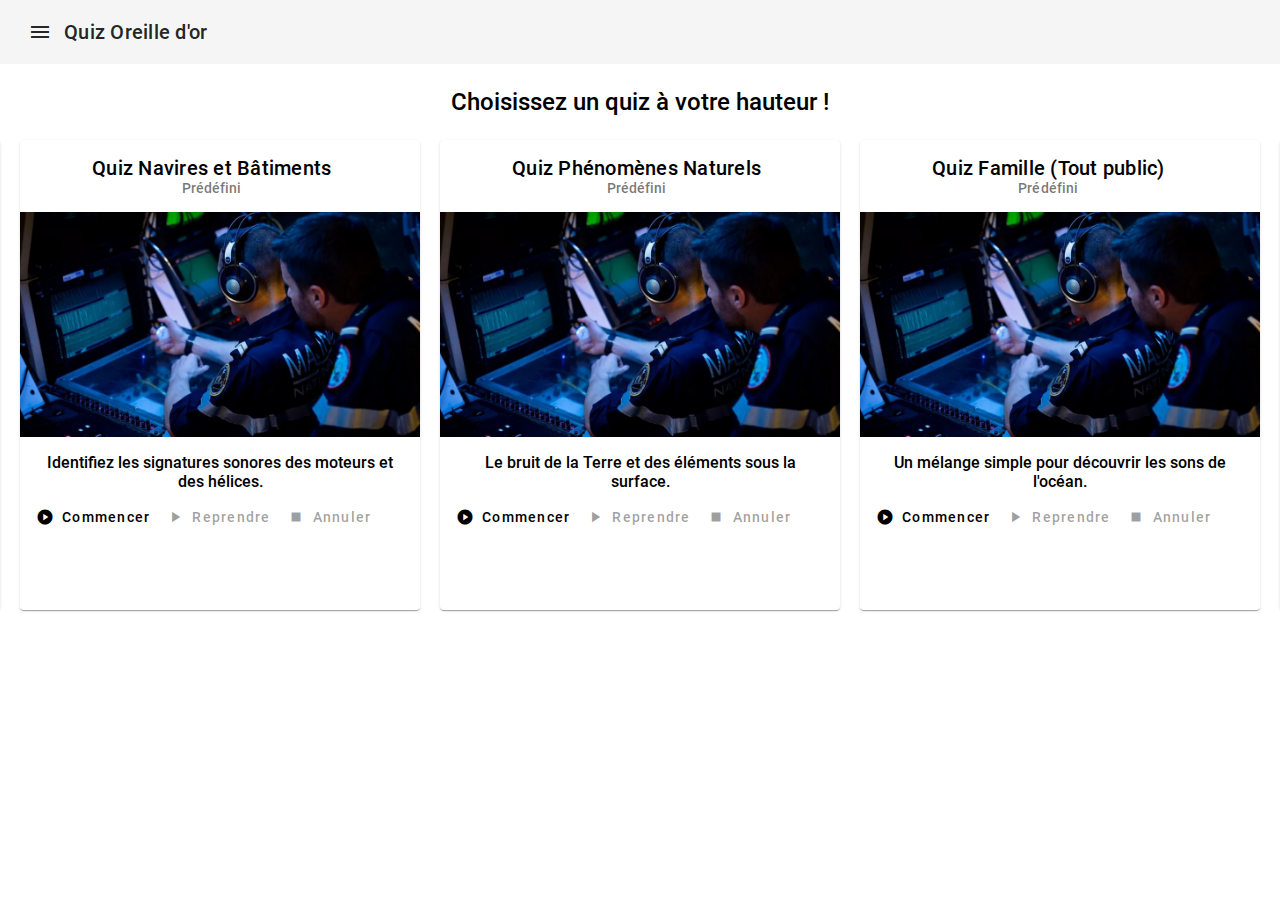
<file: docs/index.html>
<!doctype html>
<html lang="en" data-critters-container>
<head>
  <meta charset="utf-8">
  <title>QuizOreilleDor</title>
  <base href="/QuizOreilleDor">
  <meta name="viewport" content="width=device-width, initial-scale=1">
  <link rel="icon" type="image/x-icon" href="favicon.ico">
  <link rel="preconnect" href="https://fonts.gstatic.com">
<style>html{--mat-option-selected-state-label-text-color:#3f51b5;--mat-option-label-text-color:rgba(0, 0, 0, .87);--mat-option-hover-state-layer-color:rgba(0, 0, 0, .04);--mat-option-focus-state-layer-color:rgba(0, 0, 0, .04);--mat-option-selected-state-layer-color:rgba(0, 0, 0, .04)}html{--mat-optgroup-label-text-color:rgba(0, 0, 0, .87)}html{--mat-option-label-text-font:Roboto, sans-serif;--mat-option-label-text-line-height:24px;--mat-option-label-text-size:16px;--mat-option-label-text-tracking:.03125em;--mat-option-label-text-weight:400}html{--mat-optgroup-label-text-font:Roboto, sans-serif;--mat-optgroup-label-text-line-height:24px;--mat-optgroup-label-text-size:16px;--mat-optgroup-label-text-tracking:.03125em;--mat-optgroup-label-text-weight:400}html{--mdc-filled-text-field-caret-color:#3f51b5;--mdc-filled-text-field-focus-active-indicator-color:#3f51b5;--mdc-filled-text-field-focus-label-text-color:rgba(63, 81, 181, .87);--mdc-filled-text-field-container-color:whitesmoke;--mdc-filled-text-field-disabled-container-color:#fafafa;--mdc-filled-text-field-label-text-color:rgba(0, 0, 0, .6);--mdc-filled-text-field-disabled-label-text-color:rgba(0, 0, 0, .38);--mdc-filled-text-field-input-text-color:rgba(0, 0, 0, .87);--mdc-filled-text-field-disabled-input-text-color:rgba(0, 0, 0, .38);--mdc-filled-text-field-input-text-placeholder-color:rgba(0, 0, 0, .6);--mdc-filled-text-field-error-focus-label-text-color:#f44336;--mdc-filled-text-field-error-label-text-color:#f44336;--mdc-filled-text-field-error-caret-color:#f44336;--mdc-filled-text-field-active-indicator-color:rgba(0, 0, 0, .42);--mdc-filled-text-field-disabled-active-indicator-color:rgba(0, 0, 0, .06);--mdc-filled-text-field-hover-active-indicator-color:rgba(0, 0, 0, .87);--mdc-filled-text-field-error-active-indicator-color:#f44336;--mdc-filled-text-field-error-focus-active-indicator-color:#f44336;--mdc-filled-text-field-error-hover-active-indicator-color:#f44336;--mdc-outlined-text-field-caret-color:#3f51b5;--mdc-outlined-text-field-focus-outline-color:#3f51b5;--mdc-outlined-text-field-focus-label-text-color:rgba(63, 81, 181, .87);--mdc-outlined-text-field-label-text-color:rgba(0, 0, 0, .6);--mdc-outlined-text-field-disabled-label-text-color:rgba(0, 0, 0, .38);--mdc-outlined-text-field-input-text-color:rgba(0, 0, 0, .87);--mdc-outlined-text-field-disabled-input-text-color:rgba(0, 0, 0, .38);--mdc-outlined-text-field-input-text-placeholder-color:rgba(0, 0, 0, .6);--mdc-outlined-text-field-error-caret-color:#f44336;--mdc-outlined-text-field-error-focus-label-text-color:#f44336;--mdc-outlined-text-field-error-label-text-color:#f44336;--mdc-outlined-text-field-outline-color:rgba(0, 0, 0, .38);--mdc-outlined-text-field-disabled-outline-color:rgba(0, 0, 0, .06);--mdc-outlined-text-field-hover-outline-color:rgba(0, 0, 0, .87);--mdc-outlined-text-field-error-focus-outline-color:#f44336;--mdc-outlined-text-field-error-hover-outline-color:#f44336;--mdc-outlined-text-field-error-outline-color:#f44336;--mat-form-field-disabled-input-text-placeholder-color:rgba(0, 0, 0, .38)}html{--mdc-filled-text-field-label-text-font:Roboto, sans-serif;--mdc-filled-text-field-label-text-size:16px;--mdc-filled-text-field-label-text-tracking:.03125em;--mdc-filled-text-field-label-text-weight:400;--mdc-outlined-text-field-label-text-font:Roboto, sans-serif;--mdc-outlined-text-field-label-text-size:16px;--mdc-outlined-text-field-label-text-tracking:.03125em;--mdc-outlined-text-field-label-text-weight:400;--mat-form-field-container-text-font:Roboto, sans-serif;--mat-form-field-container-text-line-height:24px;--mat-form-field-container-text-size:16px;--mat-form-field-container-text-tracking:.03125em;--mat-form-field-container-text-weight:400;--mat-form-field-outlined-label-text-populated-size:16px;--mat-form-field-subscript-text-font:Roboto, sans-serif;--mat-form-field-subscript-text-line-height:20px;--mat-form-field-subscript-text-size:12px;--mat-form-field-subscript-text-tracking:.0333333333em;--mat-form-field-subscript-text-weight:400}html{--mat-select-panel-background-color:white;--mat-select-enabled-trigger-text-color:rgba(0, 0, 0, .87);--mat-select-disabled-trigger-text-color:rgba(0, 0, 0, .38);--mat-select-placeholder-text-color:rgba(0, 0, 0, .6);--mat-select-enabled-arrow-color:rgba(0, 0, 0, .54);--mat-select-disabled-arrow-color:rgba(0, 0, 0, .38);--mat-select-focused-arrow-color:rgba(63, 81, 181, .87);--mat-select-invalid-arrow-color:rgba(244, 67, 54, .87)}html{--mat-select-trigger-text-font:Roboto, sans-serif;--mat-select-trigger-text-line-height:24px;--mat-select-trigger-text-size:16px;--mat-select-trigger-text-tracking:.03125em;--mat-select-trigger-text-weight:400}html{--mat-autocomplete-background-color:white}html{--mat-menu-item-label-text-color:rgba(0, 0, 0, .87);--mat-menu-item-icon-color:rgba(0, 0, 0, .87);--mat-menu-item-hover-state-layer-color:rgba(0, 0, 0, .04);--mat-menu-item-focus-state-layer-color:rgba(0, 0, 0, .04);--mat-menu-container-color:white}html{--mat-menu-item-label-text-font:Roboto, sans-serif;--mat-menu-item-label-text-size:16px;--mat-menu-item-label-text-tracking:.03125em;--mat-menu-item-label-text-line-height:24px;--mat-menu-item-label-text-weight:400}html{--mat-paginator-container-text-color:rgba(0, 0, 0, .87);--mat-paginator-container-background-color:white;--mat-paginator-enabled-icon-color:rgba(0, 0, 0, .54);--mat-paginator-disabled-icon-color:rgba(0, 0, 0, .12)}html{--mat-paginator-container-size:56px}html{--mat-paginator-container-text-font:Roboto, sans-serif;--mat-paginator-container-text-line-height:20px;--mat-paginator-container-text-size:12px;--mat-paginator-container-text-tracking:.0333333333em;--mat-paginator-container-text-weight:400;--mat-paginator-select-trigger-text-size:12px}html{--mdc-checkbox-disabled-selected-icon-color:rgba(0, 0, 0, .38);--mdc-checkbox-disabled-unselected-icon-color:rgba(0, 0, 0, .38);--mdc-checkbox-selected-checkmark-color:#fff;--mdc-checkbox-selected-focus-icon-color:#ff4081;--mdc-checkbox-selected-hover-icon-color:#ff4081;--mdc-checkbox-selected-icon-color:#ff4081;--mdc-checkbox-selected-pressed-icon-color:#ff4081;--mdc-checkbox-unselected-focus-icon-color:#212121;--mdc-checkbox-unselected-hover-icon-color:#212121;--mdc-checkbox-unselected-icon-color:rgba(0, 0, 0, .54);--mdc-checkbox-unselected-pressed-icon-color:rgba(0, 0, 0, .54);--mdc-checkbox-selected-focus-state-layer-color:#ff4081;--mdc-checkbox-selected-hover-state-layer-color:#ff4081;--mdc-checkbox-selected-pressed-state-layer-color:#ff4081;--mdc-checkbox-unselected-focus-state-layer-color:black;--mdc-checkbox-unselected-hover-state-layer-color:black;--mdc-checkbox-unselected-pressed-state-layer-color:black}html{--mdc-checkbox-state-layer-size:40px}html{--mat-table-background-color:white;--mat-table-header-headline-color:rgba(0, 0, 0, .87);--mat-table-row-item-label-text-color:rgba(0, 0, 0, .87);--mat-table-row-item-outline-color:rgba(0, 0, 0, .12)}html{--mat-table-header-container-height:56px;--mat-table-footer-container-height:52px;--mat-table-row-item-container-height:52px}html{--mat-table-header-headline-font:Roboto, sans-serif;--mat-table-header-headline-line-height:22px;--mat-table-header-headline-size:14px;--mat-table-header-headline-weight:500;--mat-table-header-headline-tracking:.0071428571em;--mat-table-row-item-label-text-font:Roboto, sans-serif;--mat-table-row-item-label-text-line-height:20px;--mat-table-row-item-label-text-size:14px;--mat-table-row-item-label-text-weight:400;--mat-table-row-item-label-text-tracking:.0178571429em;--mat-table-footer-supporting-text-font:Roboto, sans-serif;--mat-table-footer-supporting-text-line-height:20px;--mat-table-footer-supporting-text-size:14px;--mat-table-footer-supporting-text-weight:400;--mat-table-footer-supporting-text-tracking:.0178571429em}html{--mat-badge-background-color:#3f51b5;--mat-badge-text-color:white;--mat-badge-disabled-state-background-color:#b9b9b9;--mat-badge-disabled-state-text-color:rgba(0, 0, 0, .38)}html{--mat-badge-text-font:Roboto, sans-serif;--mat-badge-text-size:12px;--mat-badge-text-weight:600;--mat-badge-small-size-text-size:9px;--mat-badge-large-size-text-size:24px}html{--mat-bottom-sheet-container-text-color:rgba(0, 0, 0, .87);--mat-bottom-sheet-container-background-color:white}html{--mat-bottom-sheet-container-text-font:Roboto, sans-serif;--mat-bottom-sheet-container-text-line-height:20px;--mat-bottom-sheet-container-text-size:14px;--mat-bottom-sheet-container-text-tracking:.0178571429em;--mat-bottom-sheet-container-text-weight:400}html{--mat-legacy-button-toggle-text-color:rgba(0, 0, 0, .38);--mat-legacy-button-toggle-state-layer-color:rgba(0, 0, 0, .12);--mat-legacy-button-toggle-selected-state-text-color:rgba(0, 0, 0, .54);--mat-legacy-button-toggle-selected-state-background-color:#e0e0e0;--mat-legacy-button-toggle-disabled-state-text-color:rgba(0, 0, 0, .26);--mat-legacy-button-toggle-disabled-state-background-color:#eeeeee;--mat-legacy-button-toggle-disabled-selected-state-background-color:#bdbdbd;--mat-standard-button-toggle-text-color:rgba(0, 0, 0, .87);--mat-standard-button-toggle-background-color:white;--mat-standard-button-toggle-state-layer-color:black;--mat-standard-button-toggle-selected-state-background-color:#e0e0e0;--mat-standard-button-toggle-selected-state-text-color:rgba(0, 0, 0, .87);--mat-standard-button-toggle-disabled-state-text-color:rgba(0, 0, 0, .26);--mat-standard-button-toggle-disabled-state-background-color:white;--mat-standard-button-toggle-disabled-selected-state-text-color:rgba(0, 0, 0, .87);--mat-standard-button-toggle-disabled-selected-state-background-color:#bdbdbd;--mat-standard-button-toggle-divider-color:#e0e0e0}html{--mat-standard-button-toggle-height:48px}html{--mat-legacy-button-toggle-text-font:Roboto, sans-serif;--mat-standard-button-toggle-text-font:Roboto, sans-serif}html{--mat-datepicker-calendar-date-selected-state-text-color:white;--mat-datepicker-calendar-date-selected-state-background-color:#3f51b5;--mat-datepicker-calendar-date-selected-disabled-state-background-color:rgba(63, 81, 181, .4);--mat-datepicker-calendar-date-today-selected-state-outline-color:white;--mat-datepicker-calendar-date-focus-state-background-color:rgba(63, 81, 181, .3);--mat-datepicker-calendar-date-hover-state-background-color:rgba(63, 81, 181, .3);--mat-datepicker-toggle-active-state-icon-color:#3f51b5;--mat-datepicker-calendar-date-in-range-state-background-color:rgba(63, 81, 181, .2);--mat-datepicker-calendar-date-in-comparison-range-state-background-color:rgba(249, 171, 0, .2);--mat-datepicker-calendar-date-in-overlap-range-state-background-color:#a8dab5;--mat-datepicker-calendar-date-in-overlap-range-selected-state-background-color:#46a35e;--mat-datepicker-toggle-icon-color:rgba(0, 0, 0, .54);--mat-datepicker-calendar-body-label-text-color:rgba(0, 0, 0, .54);--mat-datepicker-calendar-period-button-icon-color:rgba(0, 0, 0, .54);--mat-datepicker-calendar-navigation-button-icon-color:rgba(0, 0, 0, .54);--mat-datepicker-calendar-header-divider-color:rgba(0, 0, 0, .12);--mat-datepicker-calendar-header-text-color:rgba(0, 0, 0, .54);--mat-datepicker-calendar-date-today-outline-color:rgba(0, 0, 0, .38);--mat-datepicker-calendar-date-today-disabled-state-outline-color:rgba(0, 0, 0, .18);--mat-datepicker-calendar-date-text-color:rgba(0, 0, 0, .87);--mat-datepicker-calendar-date-outline-color:transparent;--mat-datepicker-calendar-date-disabled-state-text-color:rgba(0, 0, 0, .38);--mat-datepicker-calendar-date-preview-state-outline-color:rgba(0, 0, 0, .24);--mat-datepicker-range-input-separator-color:rgba(0, 0, 0, .87);--mat-datepicker-range-input-disabled-state-separator-color:rgba(0, 0, 0, .38);--mat-datepicker-range-input-disabled-state-text-color:rgba(0, 0, 0, .38);--mat-datepicker-calendar-container-background-color:white;--mat-datepicker-calendar-container-text-color:rgba(0, 0, 0, .87)}html{--mat-datepicker-calendar-text-font:Roboto, sans-serif;--mat-datepicker-calendar-text-size:13px;--mat-datepicker-calendar-body-label-text-size:14px;--mat-datepicker-calendar-body-label-text-weight:500;--mat-datepicker-calendar-period-button-text-size:14px;--mat-datepicker-calendar-period-button-text-weight:500;--mat-datepicker-calendar-header-text-size:11px;--mat-datepicker-calendar-header-text-weight:400}html{--mat-divider-color:rgba(0, 0, 0, .12)}html{--mat-expansion-container-background-color:white;--mat-expansion-container-text-color:rgba(0, 0, 0, .87);--mat-expansion-actions-divider-color:rgba(0, 0, 0, .12);--mat-expansion-header-hover-state-layer-color:rgba(0, 0, 0, .04);--mat-expansion-header-focus-state-layer-color:rgba(0, 0, 0, .04);--mat-expansion-header-disabled-state-text-color:rgba(0, 0, 0, .26);--mat-expansion-header-text-color:rgba(0, 0, 0, .87);--mat-expansion-header-description-color:rgba(0, 0, 0, .54);--mat-expansion-header-indicator-color:rgba(0, 0, 0, .54)}html{--mat-expansion-header-collapsed-state-height:48px;--mat-expansion-header-expanded-state-height:64px}html{--mat-expansion-header-text-font:Roboto, sans-serif;--mat-expansion-header-text-size:14px;--mat-expansion-header-text-weight:500;--mat-expansion-header-text-line-height:inherit;--mat-expansion-header-text-tracking:inherit;--mat-expansion-container-text-font:Roboto, sans-serif;--mat-expansion-container-text-line-height:20px;--mat-expansion-container-text-size:14px;--mat-expansion-container-text-tracking:.0178571429em;--mat-expansion-container-text-weight:400}html{--mat-grid-list-tile-header-primary-text-size:14px;--mat-grid-list-tile-header-secondary-text-size:12px;--mat-grid-list-tile-footer-primary-text-size:14px;--mat-grid-list-tile-footer-secondary-text-size:12px}html{--mat-icon-color:inherit}html{--mat-sidenav-container-divider-color:rgba(0, 0, 0, .12);--mat-sidenav-container-background-color:white;--mat-sidenav-container-text-color:rgba(0, 0, 0, .87);--mat-sidenav-content-background-color:#fafafa;--mat-sidenav-content-text-color:rgba(0, 0, 0, .87);--mat-sidenav-scrim-color:rgba(0, 0, 0, .6)}html{--mat-stepper-header-icon-foreground-color:white;--mat-stepper-header-selected-state-icon-background-color:#3f51b5;--mat-stepper-header-selected-state-icon-foreground-color:white;--mat-stepper-header-done-state-icon-background-color:#3f51b5;--mat-stepper-header-done-state-icon-foreground-color:white;--mat-stepper-header-edit-state-icon-background-color:#3f51b5;--mat-stepper-header-edit-state-icon-foreground-color:white;--mat-stepper-container-color:white;--mat-stepper-line-color:rgba(0, 0, 0, .12);--mat-stepper-header-hover-state-layer-color:rgba(0, 0, 0, .04);--mat-stepper-header-focus-state-layer-color:rgba(0, 0, 0, .04);--mat-stepper-header-label-text-color:rgba(0, 0, 0, .54);--mat-stepper-header-optional-label-text-color:rgba(0, 0, 0, .54);--mat-stepper-header-selected-state-label-text-color:rgba(0, 0, 0, .87);--mat-stepper-header-error-state-label-text-color:#f44336;--mat-stepper-header-icon-background-color:rgba(0, 0, 0, .54);--mat-stepper-header-error-state-icon-foreground-color:#f44336;--mat-stepper-header-error-state-icon-background-color:transparent}html{--mat-stepper-header-height:72px}html{--mat-stepper-container-text-font:Roboto, sans-serif;--mat-stepper-header-label-text-font:Roboto, sans-serif;--mat-stepper-header-label-text-size:14px;--mat-stepper-header-label-text-weight:400;--mat-stepper-header-error-state-label-text-size:16px;--mat-stepper-header-selected-state-label-text-size:16px;--mat-stepper-header-selected-state-label-text-weight:400}html{--mat-toolbar-container-background-color:whitesmoke;--mat-toolbar-container-text-color:rgba(0, 0, 0, .87)}html{--mat-toolbar-standard-height:64px;--mat-toolbar-mobile-height:56px}html{--mat-toolbar-title-text-font:Roboto, sans-serif;--mat-toolbar-title-text-line-height:32px;--mat-toolbar-title-text-size:20px;--mat-toolbar-title-text-tracking:.0125em;--mat-toolbar-title-text-weight:500}html,body{height:100%}body{margin:0;font-family:Roboto,Helvetica Neue,sans-serif;text-align:center}@font-face{font-family:Roboto;font-style:normal;font-weight:300;src:url(KFOlCnqEu92Fr1MmEU9fBBc4.3170fd9aa9258fe0.woff2) format("woff2");unicode-range:U+0000-00FF,U+0131,U+0152-0153,U+02BB-02BC,U+02C6,U+02DA,U+02DC,U+2000-206F,U+2074,U+20AC,U+2122,U+2191,U+2193,U+2212,U+2215,U+FEFF,U+FFFD}@font-face{font-family:Roboto;font-style:normal;font-weight:400;src:url(KFOlCnqEu92Fr1MmEU9fBBc4.3170fd9aa9258fe0.woff2) format("woff2");unicode-range:U+0000-00FF,U+0131,U+0152-0153,U+02BB-02BC,U+02C6,U+02DA,U+02DC,U+2000-206F,U+2074,U+20AC,U+2122,U+2191,U+2193,U+2212,U+2215,U+FEFF,U+FFFD}@font-face{font-family:Roboto;font-style:normal;font-weight:500;src:url(KFOlCnqEu92Fr1MmEU9fBBc4.3170fd9aa9258fe0.woff2) format("woff2");unicode-range:U+0000-00FF,U+0131,U+0152-0153,U+02BB-02BC,U+02C6,U+02DA,U+02DC,U+2000-206F,U+2074,U+20AC,U+2122,U+2191,U+2193,U+2212,U+2215,U+FEFF,U+FFFD}</style><link rel="stylesheet" href="styles.7fbe62efa241163c.css" media="print" onload="this.media='all'"><noscript><link rel="stylesheet" href="styles.7fbe62efa241163c.css"></noscript></head>
<body>
  <app-root></app-root>
<script src="runtime.588e98e2a3d4000a.js" type="module"></script><script src="polyfills.970cd81dacb51628.js" type="module"></script><script src="main.298e6802f84945c2.js" type="module"></script></body>
</html>
</file>
<file: docs/styles.7fbe62efa241163c.css>
.mat-ripple{overflow:hidden;position:relative}.mat-ripple:not(:empty){transform:translateZ(0)}.mat-ripple.mat-ripple-unbounded{overflow:visible}.mat-ripple-element{position:absolute;border-radius:50%;pointer-events:none;transition:opacity,transform 0ms cubic-bezier(0,0,.2,1);transform:scale3d(0,0,0)}.cdk-high-contrast-active .mat-ripple-element{display:none}.cdk-visually-hidden{border:0;clip:rect(0 0 0 0);height:1px;margin:-1px;overflow:hidden;padding:0;position:absolute;width:1px;white-space:nowrap;outline:0;-webkit-appearance:none;-moz-appearance:none;left:0}[dir=rtl] .cdk-visually-hidden{left:auto;right:0}.cdk-overlay-container,.cdk-global-overlay-wrapper{pointer-events:none;top:0;left:0;height:100%;width:100%}.cdk-overlay-container{position:fixed;z-index:1000}.cdk-overlay-container:empty{display:none}.cdk-global-overlay-wrapper{display:flex;position:absolute;z-index:1000}.cdk-overlay-pane{position:absolute;pointer-events:auto;box-sizing:border-box;z-index:1000;display:flex;max-width:100%;max-height:100%}.cdk-overlay-backdrop{position:absolute;inset:0;z-index:1000;pointer-events:auto;-webkit-tap-highlight-color:rgba(0,0,0,0);transition:opacity .4s cubic-bezier(.25,.8,.25,1);opacity:0}.cdk-overlay-backdrop.cdk-overlay-backdrop-showing{opacity:1}.cdk-high-contrast-active .cdk-overlay-backdrop.cdk-overlay-backdrop-showing{opacity:.6}.cdk-overlay-dark-backdrop{background:rgba(0,0,0,.32)}.cdk-overlay-transparent-backdrop{transition:visibility 1ms linear,opacity 1ms linear;visibility:hidden;opacity:1}.cdk-overlay-transparent-backdrop.cdk-overlay-backdrop-showing{opacity:0;visibility:visible}.cdk-overlay-backdrop-noop-animation{transition:none}.cdk-overlay-connected-position-bounding-box{position:absolute;z-index:1000;display:flex;flex-direction:column;min-width:1px;min-height:1px}.cdk-global-scrollblock{position:fixed;width:100%;overflow-y:scroll}textarea.cdk-textarea-autosize{resize:none}textarea.cdk-textarea-autosize-measuring{padding:2px 0!important;box-sizing:content-box!important;height:auto!important;overflow:hidden!important}textarea.cdk-textarea-autosize-measuring-firefox{padding:2px 0!important;box-sizing:content-box!important;height:0!important}@keyframes cdk-text-field-autofill-start{}@keyframes cdk-text-field-autofill-end{}.cdk-text-field-autofill-monitored:-webkit-autofill{animation:cdk-text-field-autofill-start 0s 1ms}.cdk-text-field-autofill-monitored:not(:-webkit-autofill){animation:cdk-text-field-autofill-end 0s 1ms}.mat-focus-indicator{position:relative}.mat-focus-indicator:before{inset:0;position:absolute;box-sizing:border-box;pointer-events:none;display:var(--mat-focus-indicator-display, none);border:var(--mat-focus-indicator-border-width, 3px) var(--mat-focus-indicator-border-style, solid) var(--mat-focus-indicator-border-color, transparent);border-radius:var(--mat-focus-indicator-border-radius, 4px)}.mat-focus-indicator:focus:before{content:""}.cdk-high-contrast-active{--mat-focus-indicator-display: block}.mat-mdc-focus-indicator{position:relative}.mat-mdc-focus-indicator:before{inset:0;position:absolute;box-sizing:border-box;pointer-events:none;display:var(--mat-mdc-focus-indicator-display, none);border:var(--mat-mdc-focus-indicator-border-width, 3px) var(--mat-mdc-focus-indicator-border-style, solid) var(--mat-mdc-focus-indicator-border-color, transparent);border-radius:var(--mat-mdc-focus-indicator-border-radius, 4px)}.mat-mdc-focus-indicator:focus:before{content:""}.cdk-high-contrast-active{--mat-mdc-focus-indicator-display: block}.mat-ripple-element{background-color:#0000001a}html{--mat-option-selected-state-label-text-color:#3f51b5;--mat-option-label-text-color:rgba(0, 0, 0, .87);--mat-option-hover-state-layer-color:rgba(0, 0, 0, .04);--mat-option-focus-state-layer-color:rgba(0, 0, 0, .04);--mat-option-selected-state-layer-color:rgba(0, 0, 0, .04)}.mat-accent{--mat-option-selected-state-label-text-color:#ff4081}.mat-warn{--mat-option-selected-state-label-text-color:#f44336}html{--mat-optgroup-label-text-color:rgba(0, 0, 0, .87)}.mat-pseudo-checkbox-full{color:#0000008a}.mat-pseudo-checkbox-full.mat-pseudo-checkbox-disabled{color:#b0b0b0}.mat-primary .mat-pseudo-checkbox-checked.mat-pseudo-checkbox-minimal:after,.mat-primary .mat-pseudo-checkbox-indeterminate.mat-pseudo-checkbox-minimal:after{color:#3f51b5}.mat-primary .mat-pseudo-checkbox-checked.mat-pseudo-checkbox-full,.mat-primary .mat-pseudo-checkbox-indeterminate.mat-pseudo-checkbox-full{background:#3f51b5}.mat-primary .mat-pseudo-checkbox-checked.mat-pseudo-checkbox-full:after,.mat-primary .mat-pseudo-checkbox-indeterminate.mat-pseudo-checkbox-full:after{color:#fafafa}.mat-pseudo-checkbox-checked.mat-pseudo-checkbox-minimal:after,.mat-pseudo-checkbox-indeterminate.mat-pseudo-checkbox-minimal:after{color:#ff4081}.mat-pseudo-checkbox-checked.mat-pseudo-checkbox-full,.mat-pseudo-checkbox-indeterminate.mat-pseudo-checkbox-full{background:#ff4081}.mat-pseudo-checkbox-checked.mat-pseudo-checkbox-full:after,.mat-pseudo-checkbox-indeterminate.mat-pseudo-checkbox-full:after{color:#fafafa}.mat-accent .mat-pseudo-checkbox-checked.mat-pseudo-checkbox-minimal:after,.mat-accent .mat-pseudo-checkbox-indeterminate.mat-pseudo-checkbox-minimal:after{color:#ff4081}.mat-accent .mat-pseudo-checkbox-checked.mat-pseudo-checkbox-full,.mat-accent .mat-pseudo-checkbox-indeterminate.mat-pseudo-checkbox-full{background:#ff4081}.mat-accent .mat-pseudo-checkbox-checked.mat-pseudo-checkbox-full:after,.mat-accent .mat-pseudo-checkbox-indeterminate.mat-pseudo-checkbox-full:after{color:#fafafa}.mat-warn .mat-pseudo-checkbox-checked.mat-pseudo-checkbox-minimal:after,.mat-warn .mat-pseudo-checkbox-indeterminate.mat-pseudo-checkbox-minimal:after{color:#f44336}.mat-warn .mat-pseudo-checkbox-checked.mat-pseudo-checkbox-full,.mat-warn .mat-pseudo-checkbox-indeterminate.mat-pseudo-checkbox-full{background:#f44336}.mat-warn .mat-pseudo-checkbox-checked.mat-pseudo-checkbox-full:after,.mat-warn .mat-pseudo-checkbox-indeterminate.mat-pseudo-checkbox-full:after{color:#fafafa}.mat-pseudo-checkbox-disabled.mat-pseudo-checkbox-checked.mat-pseudo-checkbox-minimal:after,.mat-pseudo-checkbox-disabled.mat-pseudo-checkbox-indeterminate.mat-pseudo-checkbox-minimal:after{color:#b0b0b0}.mat-pseudo-checkbox-disabled.mat-pseudo-checkbox-checked.mat-pseudo-checkbox-full,.mat-pseudo-checkbox-disabled.mat-pseudo-checkbox-indeterminate.mat-pseudo-checkbox-full{background:#b0b0b0}.mat-app-background{background-color:#fafafa;color:#000000de}.mat-elevation-z0,.mat-mdc-elevation-specific.mat-elevation-z0{box-shadow:0 0 #0003,0 0 #00000024,0 0 #0000001f}.mat-elevation-z1,.mat-mdc-elevation-specific.mat-elevation-z1{box-shadow:0 2px 1px -1px #0003,0 1px 1px #00000024,0 1px 3px #0000001f}.mat-elevation-z2,.mat-mdc-elevation-specific.mat-elevation-z2{box-shadow:0 3px 1px -2px #0003,0 2px 2px #00000024,0 1px 5px #0000001f}.mat-elevation-z3,.mat-mdc-elevation-specific.mat-elevation-z3{box-shadow:0 3px 3px -2px #0003,0 3px 4px #00000024,0 1px 8px #0000001f}.mat-elevation-z4,.mat-mdc-elevation-specific.mat-elevation-z4{box-shadow:0 2px 4px -1px #0003,0 4px 5px #00000024,0 1px 10px #0000001f}.mat-elevation-z5,.mat-mdc-elevation-specific.mat-elevation-z5{box-shadow:0 3px 5px -1px #0003,0 5px 8px #00000024,0 1px 14px #0000001f}.mat-elevation-z6,.mat-mdc-elevation-specific.mat-elevation-z6{box-shadow:0 3px 5px -1px #0003,0 6px 10px #00000024,0 1px 18px #0000001f}.mat-elevation-z7,.mat-mdc-elevation-specific.mat-elevation-z7{box-shadow:0 4px 5px -2px #0003,0 7px 10px 1px #00000024,0 2px 16px 1px #0000001f}.mat-elevation-z8,.mat-mdc-elevation-specific.mat-elevation-z8{box-shadow:0 5px 5px -3px #0003,0 8px 10px 1px #00000024,0 3px 14px 2px #0000001f}.mat-elevation-z9,.mat-mdc-elevation-specific.mat-elevation-z9{box-shadow:0 5px 6px -3px #0003,0 9px 12px 1px #00000024,0 3px 16px 2px #0000001f}.mat-elevation-z10,.mat-mdc-elevation-specific.mat-elevation-z10{box-shadow:0 6px 6px -3px #0003,0 10px 14px 1px #00000024,0 4px 18px 3px #0000001f}.mat-elevation-z11,.mat-mdc-elevation-specific.mat-elevation-z11{box-shadow:0 6px 7px -4px #0003,0 11px 15px 1px #00000024,0 4px 20px 3px #0000001f}.mat-elevation-z12,.mat-mdc-elevation-specific.mat-elevation-z12{box-shadow:0 7px 8px -4px #0003,0 12px 17px 2px #00000024,0 5px 22px 4px #0000001f}.mat-elevation-z13,.mat-mdc-elevation-specific.mat-elevation-z13{box-shadow:0 7px 8px -4px #0003,0 13px 19px 2px #00000024,0 5px 24px 4px #0000001f}.mat-elevation-z14,.mat-mdc-elevation-specific.mat-elevation-z14{box-shadow:0 7px 9px -4px #0003,0 14px 21px 2px #00000024,0 5px 26px 4px #0000001f}.mat-elevation-z15,.mat-mdc-elevation-specific.mat-elevation-z15{box-shadow:0 8px 9px -5px #0003,0 15px 22px 2px #00000024,0 6px 28px 5px #0000001f}.mat-elevation-z16,.mat-mdc-elevation-specific.mat-elevation-z16{box-shadow:0 8px 10px -5px #0003,0 16px 24px 2px #00000024,0 6px 30px 5px #0000001f}.mat-elevation-z17,.mat-mdc-elevation-specific.mat-elevation-z17{box-shadow:0 8px 11px -5px #0003,0 17px 26px 2px #00000024,0 6px 32px 5px #0000001f}.mat-elevation-z18,.mat-mdc-elevation-specific.mat-elevation-z18{box-shadow:0 9px 11px -5px #0003,0 18px 28px 2px #00000024,0 7px 34px 6px #0000001f}.mat-elevation-z19,.mat-mdc-elevation-specific.mat-elevation-z19{box-shadow:0 9px 12px -6px #0003,0 19px 29px 2px #00000024,0 7px 36px 6px #0000001f}.mat-elevation-z20,.mat-mdc-elevation-specific.mat-elevation-z20{box-shadow:0 10px 13px -6px #0003,0 20px 31px 3px #00000024,0 8px 38px 7px #0000001f}.mat-elevation-z21,.mat-mdc-elevation-specific.mat-elevation-z21{box-shadow:0 10px 13px -6px #0003,0 21px 33px 3px #00000024,0 8px 40px 7px #0000001f}.mat-elevation-z22,.mat-mdc-elevation-specific.mat-elevation-z22{box-shadow:0 10px 14px -6px #0003,0 22px 35px 3px #00000024,0 8px 42px 7px #0000001f}.mat-elevation-z23,.mat-mdc-elevation-specific.mat-elevation-z23{box-shadow:0 11px 14px -7px #0003,0 23px 36px 3px #00000024,0 9px 44px 8px #0000001f}.mat-elevation-z24,.mat-mdc-elevation-specific.mat-elevation-z24{box-shadow:0 11px 15px -7px #0003,0 24px 38px 3px #00000024,0 9px 46px 8px #0000001f}.mat-theme-loaded-marker{display:none}html{--mat-option-label-text-font:Roboto, sans-serif;--mat-option-label-text-line-height:24px;--mat-option-label-text-size:16px;--mat-option-label-text-tracking:.03125em;--mat-option-label-text-weight:400}html{--mat-optgroup-label-text-font:Roboto, sans-serif;--mat-optgroup-label-text-line-height:24px;--mat-optgroup-label-text-size:16px;--mat-optgroup-label-text-tracking:.03125em;--mat-optgroup-label-text-weight:400}.mat-mdc-card{--mdc-elevated-card-container-color:white;--mdc-elevated-card-container-elevation:0px 2px 1px -1px rgba(0, 0, 0, .2), 0px 1px 1px 0px rgba(0, 0, 0, .14), 0px 1px 3px 0px rgba(0, 0, 0, .12);--mdc-outlined-card-container-color:white;--mdc-outlined-card-outline-color:rgba(0, 0, 0, .12);--mdc-outlined-card-container-elevation:0px 0px 0px 0px rgba(0, 0, 0, .2), 0px 0px 0px 0px rgba(0, 0, 0, .14), 0px 0px 0px 0px rgba(0, 0, 0, .12);--mat-card-subtitle-text-color:rgba(0, 0, 0, .54)}.mat-mdc-card{--mat-card-title-text-font:Roboto, sans-serif;--mat-card-title-text-line-height:32px;--mat-card-title-text-size:20px;--mat-card-title-text-tracking:.0125em;--mat-card-title-text-weight:500;--mat-card-subtitle-text-font:Roboto, sans-serif;--mat-card-subtitle-text-line-height:22px;--mat-card-subtitle-text-size:14px;--mat-card-subtitle-text-tracking:.0071428571em;--mat-card-subtitle-text-weight:500}.mat-mdc-progress-bar{--mdc-linear-progress-active-indicator-color:#3f51b5;--mdc-linear-progress-track-color:rgba(63, 81, 181, .25)}.mat-mdc-progress-bar .mdc-linear-progress__buffer-dots{background-color:#3f51b540;background-color:var(--mdc-linear-progress-track-color, rgba(63, 81, 181, .25))}@media (forced-colors: active){.mat-mdc-progress-bar .mdc-linear-progress__buffer-dots{background-color:ButtonBorder}}@media all and (-ms-high-contrast: none),(-ms-high-contrast: active){.mat-mdc-progress-bar .mdc-linear-progress__buffer-dots{background-color:#0000;background-image:url("data:image/svg+xml,%3Csvg version='1.1' xmlns='http://www.w3.org/2000/svg' xmlns:xlink='http://www.w3.org/1999/xlink' x='0px' y='0px' enable-background='new 0 0 5 2' xml:space='preserve' viewBox='0 0 5 2' preserveAspectRatio='none slice'%3E%3Ccircle cx='1' cy='1' r='1' fill='rgba(63, 81, 181, 0.25)'/%3E%3C/svg%3E")}}.mat-mdc-progress-bar .mdc-linear-progress__buffer-bar{background-color:#3f51b540;background-color:var(--mdc-linear-progress-track-color, rgba(63, 81, 181, .25))}.mat-mdc-progress-bar.mat-accent{--mdc-linear-progress-active-indicator-color:#ff4081;--mdc-linear-progress-track-color:rgba(255, 64, 129, .25)}.mat-mdc-progress-bar.mat-accent .mdc-linear-progress__buffer-dots{background-color:#ff408140;background-color:var(--mdc-linear-progress-track-color, rgba(255, 64, 129, .25))}@media (forced-colors: active){.mat-mdc-progress-bar.mat-accent .mdc-linear-progress__buffer-dots{background-color:ButtonBorder}}@media all and (-ms-high-contrast: none),(-ms-high-contrast: active){.mat-mdc-progress-bar.mat-accent .mdc-linear-progress__buffer-dots{background-color:#0000;background-image:url("data:image/svg+xml,%3Csvg version='1.1' xmlns='http://www.w3.org/2000/svg' xmlns:xlink='http://www.w3.org/1999/xlink' x='0px' y='0px' enable-background='new 0 0 5 2' xml:space='preserve' viewBox='0 0 5 2' preserveAspectRatio='none slice'%3E%3Ccircle cx='1' cy='1' r='1' fill='rgba(255, 64, 129, 0.25)'/%3E%3C/svg%3E")}}.mat-mdc-progress-bar.mat-accent .mdc-linear-progress__buffer-bar{background-color:#ff408140;background-color:var(--mdc-linear-progress-track-color, rgba(255, 64, 129, .25))}.mat-mdc-progress-bar.mat-warn{--mdc-linear-progress-active-indicator-color:#f44336;--mdc-linear-progress-track-color:rgba(244, 67, 54, .25)}@keyframes mdc-linear-progress-buffering{}.mat-mdc-progress-bar.mat-warn .mdc-linear-progress__buffer-dots{background-color:#f4433640;background-color:var(--mdc-linear-progress-track-color, rgba(244, 67, 54, .25))}@media (forced-colors: active){.mat-mdc-progress-bar.mat-warn .mdc-linear-progress__buffer-dots{background-color:ButtonBorder}}@media all and (-ms-high-contrast: none),(-ms-high-contrast: active){.mat-mdc-progress-bar.mat-warn .mdc-linear-progress__buffer-dots{background-color:#0000;background-image:url("data:image/svg+xml,%3Csvg version='1.1' xmlns='http://www.w3.org/2000/svg' xmlns:xlink='http://www.w3.org/1999/xlink' x='0px' y='0px' enable-background='new 0 0 5 2' xml:space='preserve' viewBox='0 0 5 2' preserveAspectRatio='none slice'%3E%3Ccircle cx='1' cy='1' r='1' fill='rgba(244, 67, 54, 0.25)'/%3E%3C/svg%3E")}}.mat-mdc-progress-bar.mat-warn .mdc-linear-progress__buffer-bar{background-color:#f4433640;background-color:var(--mdc-linear-progress-track-color, rgba(244, 67, 54, .25))}.mat-mdc-tooltip{--mdc-plain-tooltip-container-color:#616161;--mdc-plain-tooltip-supporting-text-color:#fff}.mat-mdc-tooltip{--mdc-plain-tooltip-supporting-text-font:Roboto, sans-serif;--mdc-plain-tooltip-supporting-text-size:12px;--mdc-plain-tooltip-supporting-text-weight:400;--mdc-plain-tooltip-supporting-text-tracking:.0333333333em}html{--mdc-filled-text-field-caret-color:#3f51b5;--mdc-filled-text-field-focus-active-indicator-color:#3f51b5;--mdc-filled-text-field-focus-label-text-color:rgba(63, 81, 181, .87);--mdc-filled-text-field-container-color:whitesmoke;--mdc-filled-text-field-disabled-container-color:#fafafa;--mdc-filled-text-field-label-text-color:rgba(0, 0, 0, .6);--mdc-filled-text-field-disabled-label-text-color:rgba(0, 0, 0, .38);--mdc-filled-text-field-input-text-color:rgba(0, 0, 0, .87);--mdc-filled-text-field-disabled-input-text-color:rgba(0, 0, 0, .38);--mdc-filled-text-field-input-text-placeholder-color:rgba(0, 0, 0, .6);--mdc-filled-text-field-error-focus-label-text-color:#f44336;--mdc-filled-text-field-error-label-text-color:#f44336;--mdc-filled-text-field-error-caret-color:#f44336;--mdc-filled-text-field-active-indicator-color:rgba(0, 0, 0, .42);--mdc-filled-text-field-disabled-active-indicator-color:rgba(0, 0, 0, .06);--mdc-filled-text-field-hover-active-indicator-color:rgba(0, 0, 0, .87);--mdc-filled-text-field-error-active-indicator-color:#f44336;--mdc-filled-text-field-error-focus-active-indicator-color:#f44336;--mdc-filled-text-field-error-hover-active-indicator-color:#f44336;--mdc-outlined-text-field-caret-color:#3f51b5;--mdc-outlined-text-field-focus-outline-color:#3f51b5;--mdc-outlined-text-field-focus-label-text-color:rgba(63, 81, 181, .87);--mdc-outlined-text-field-label-text-color:rgba(0, 0, 0, .6);--mdc-outlined-text-field-disabled-label-text-color:rgba(0, 0, 0, .38);--mdc-outlined-text-field-input-text-color:rgba(0, 0, 0, .87);--mdc-outlined-text-field-disabled-input-text-color:rgba(0, 0, 0, .38);--mdc-outlined-text-field-input-text-placeholder-color:rgba(0, 0, 0, .6);--mdc-outlined-text-field-error-caret-color:#f44336;--mdc-outlined-text-field-error-focus-label-text-color:#f44336;--mdc-outlined-text-field-error-label-text-color:#f44336;--mdc-outlined-text-field-outline-color:rgba(0, 0, 0, .38);--mdc-outlined-text-field-disabled-outline-color:rgba(0, 0, 0, .06);--mdc-outlined-text-field-hover-outline-color:rgba(0, 0, 0, .87);--mdc-outlined-text-field-error-focus-outline-color:#f44336;--mdc-outlined-text-field-error-hover-outline-color:#f44336;--mdc-outlined-text-field-error-outline-color:#f44336;--mat-form-field-disabled-input-text-placeholder-color:rgba(0, 0, 0, .38)}.mat-mdc-form-field-error{color:var(--mdc-theme-error, #f44336)}.mat-mdc-form-field-subscript-wrapper,.mat-mdc-form-field-bottom-align:before{-moz-osx-font-smoothing:grayscale;-webkit-font-smoothing:antialiased;font-family:var(--mat-form-field-subscript-text-font);line-height:var(--mat-form-field-subscript-text-line-height);font-size:var(--mat-form-field-subscript-text-size);letter-spacing:var(--mat-form-field-subscript-text-tracking);font-weight:var(--mat-form-field-subscript-text-weight)}.mat-mdc-form-field-focus-overlay{background-color:#000000de}.mat-mdc-form-field:hover .mat-mdc-form-field-focus-overlay{opacity:.04}.mat-mdc-form-field.mat-focused .mat-mdc-form-field-focus-overlay{opacity:.12}.mat-mdc-form-field-type-mat-native-select .mat-mdc-form-field-infix:after{color:#0000008a}.mat-mdc-form-field-type-mat-native-select.mat-focused.mat-primary .mat-mdc-form-field-infix:after{color:#3f51b5de}.mat-mdc-form-field-type-mat-native-select.mat-focused.mat-accent .mat-mdc-form-field-infix:after{color:#ff4081de}.mat-mdc-form-field-type-mat-native-select.mat-focused.mat-warn .mat-mdc-form-field-infix:after{color:#f44336de}.mat-mdc-form-field-type-mat-native-select.mat-form-field-disabled .mat-mdc-form-field-infix:after{color:#00000061}.mat-mdc-form-field.mat-accent{--mdc-filled-text-field-caret-color:#ff4081;--mdc-filled-text-field-focus-active-indicator-color:#ff4081;--mdc-filled-text-field-focus-label-text-color:rgba(255, 64, 129, .87);--mdc-outlined-text-field-caret-color:#ff4081;--mdc-outlined-text-field-focus-outline-color:#ff4081;--mdc-outlined-text-field-focus-label-text-color:rgba(255, 64, 129, .87)}.mat-mdc-form-field.mat-warn{--mdc-filled-text-field-caret-color:#f44336;--mdc-filled-text-field-focus-active-indicator-color:#f44336;--mdc-filled-text-field-focus-label-text-color:rgba(244, 67, 54, .87);--mdc-outlined-text-field-caret-color:#f44336;--mdc-outlined-text-field-focus-outline-color:#f44336;--mdc-outlined-text-field-focus-label-text-color:rgba(244, 67, 54, .87)}.mat-mdc-form-field.mat-mdc-form-field.mat-mdc-form-field.mat-mdc-form-field.mat-mdc-form-field.mat-mdc-form-field .mdc-notched-outline__notch{border-left:1px solid rgba(0,0,0,0)}[dir=rtl] .mat-mdc-form-field.mat-mdc-form-field.mat-mdc-form-field.mat-mdc-form-field.mat-mdc-form-field.mat-mdc-form-field .mdc-notched-outline__notch{border-left:none;border-right:1px solid rgba(0,0,0,0)}.mat-mdc-form-field-infix{min-height:56px}.mat-mdc-text-field-wrapper .mat-mdc-form-field-flex .mat-mdc-floating-label{top:28px}.mat-mdc-text-field-wrapper.mdc-text-field--outlined .mdc-notched-outline--upgraded .mdc-floating-label--float-above{--mat-mdc-form-field-label-transform: translateY( -34.75px) scale(var(--mat-mdc-form-field-floating-label-scale, .75));transform:var(--mat-mdc-form-field-label-transform)}.mat-mdc-text-field-wrapper.mdc-text-field--outlined .mat-mdc-form-field-infix{padding-top:16px;padding-bottom:16px}.mat-mdc-text-field-wrapper:not(.mdc-text-field--outlined) .mat-mdc-form-field-infix{padding-top:24px;padding-bottom:8px}.mdc-text-field--no-label:not(.mdc-text-field--outlined):not(.mdc-text-field--textarea) .mat-mdc-form-field-infix{padding-top:16px;padding-bottom:16px}html{--mdc-filled-text-field-label-text-font:Roboto, sans-serif;--mdc-filled-text-field-label-text-size:16px;--mdc-filled-text-field-label-text-tracking:.03125em;--mdc-filled-text-field-label-text-weight:400;--mdc-outlined-text-field-label-text-font:Roboto, sans-serif;--mdc-outlined-text-field-label-text-size:16px;--mdc-outlined-text-field-label-text-tracking:.03125em;--mdc-outlined-text-field-label-text-weight:400;--mat-form-field-container-text-font:Roboto, sans-serif;--mat-form-field-container-text-line-height:24px;--mat-form-field-container-text-size:16px;--mat-form-field-container-text-tracking:.03125em;--mat-form-field-container-text-weight:400;--mat-form-field-outlined-label-text-populated-size:16px;--mat-form-field-subscript-text-font:Roboto, sans-serif;--mat-form-field-subscript-text-line-height:20px;--mat-form-field-subscript-text-size:12px;--mat-form-field-subscript-text-tracking:.0333333333em;--mat-form-field-subscript-text-weight:400}html{--mat-select-panel-background-color:white;--mat-select-enabled-trigger-text-color:rgba(0, 0, 0, .87);--mat-select-disabled-trigger-text-color:rgba(0, 0, 0, .38);--mat-select-placeholder-text-color:rgba(0, 0, 0, .6);--mat-select-enabled-arrow-color:rgba(0, 0, 0, .54);--mat-select-disabled-arrow-color:rgba(0, 0, 0, .38);--mat-select-focused-arrow-color:rgba(63, 81, 181, .87);--mat-select-invalid-arrow-color:rgba(244, 67, 54, .87)}html .mat-mdc-form-field.mat-accent{--mat-select-panel-background-color:white;--mat-select-enabled-trigger-text-color:rgba(0, 0, 0, .87);--mat-select-disabled-trigger-text-color:rgba(0, 0, 0, .38);--mat-select-placeholder-text-color:rgba(0, 0, 0, .6);--mat-select-enabled-arrow-color:rgba(0, 0, 0, .54);--mat-select-disabled-arrow-color:rgba(0, 0, 0, .38);--mat-select-focused-arrow-color:rgba(255, 64, 129, .87);--mat-select-invalid-arrow-color:rgba(244, 67, 54, .87)}html .mat-mdc-form-field.mat-warn{--mat-select-panel-background-color:white;--mat-select-enabled-trigger-text-color:rgba(0, 0, 0, .87);--mat-select-disabled-trigger-text-color:rgba(0, 0, 0, .38);--mat-select-placeholder-text-color:rgba(0, 0, 0, .6);--mat-select-enabled-arrow-color:rgba(0, 0, 0, .54);--mat-select-disabled-arrow-color:rgba(0, 0, 0, .38);--mat-select-focused-arrow-color:rgba(244, 67, 54, .87);--mat-select-invalid-arrow-color:rgba(244, 67, 54, .87)}html{--mat-select-trigger-text-font:Roboto, sans-serif;--mat-select-trigger-text-line-height:24px;--mat-select-trigger-text-size:16px;--mat-select-trigger-text-tracking:.03125em;--mat-select-trigger-text-weight:400}html{--mat-autocomplete-background-color:white}.mat-mdc-dialog-container{--mdc-dialog-container-color:white;--mdc-dialog-subhead-color:rgba(0, 0, 0, .87);--mdc-dialog-supporting-text-color:rgba(0, 0, 0, .6)}.mat-mdc-dialog-container{--mdc-dialog-subhead-font:Roboto, sans-serif;--mdc-dialog-subhead-line-height:32px;--mdc-dialog-subhead-size:20px;--mdc-dialog-subhead-weight:500;--mdc-dialog-subhead-tracking:.0125em;--mdc-dialog-supporting-text-font:Roboto, sans-serif;--mdc-dialog-supporting-text-line-height:24px;--mdc-dialog-supporting-text-size:16px;--mdc-dialog-supporting-text-weight:400;--mdc-dialog-supporting-text-tracking:.03125em}.mat-mdc-standard-chip{--mdc-chip-disabled-label-text-color:#212121;--mdc-chip-elevated-container-color:#e0e0e0;--mdc-chip-elevated-disabled-container-color:#e0e0e0;--mdc-chip-focus-state-layer-color:black;--mdc-chip-focus-state-layer-opacity:.12;--mdc-chip-label-text-color:#212121;--mdc-chip-with-icon-icon-color:#212121;--mdc-chip-with-icon-disabled-icon-color:#212121;--mdc-chip-with-icon-selected-icon-color:#212121;--mdc-chip-with-trailing-icon-disabled-trailing-icon-color:#212121;--mdc-chip-with-trailing-icon-trailing-icon-color:#212121}.mat-mdc-standard-chip.mat-mdc-chip-selected.mat-primary,.mat-mdc-standard-chip.mat-mdc-chip-highlighted.mat-primary{--mdc-chip-disabled-label-text-color:white;--mdc-chip-elevated-container-color:#3f51b5;--mdc-chip-elevated-disabled-container-color:#3f51b5;--mdc-chip-focus-state-layer-color:black;--mdc-chip-focus-state-layer-opacity:.12;--mdc-chip-label-text-color:white;--mdc-chip-with-icon-icon-color:white;--mdc-chip-with-icon-disabled-icon-color:white;--mdc-chip-with-icon-selected-icon-color:white;--mdc-chip-with-trailing-icon-disabled-trailing-icon-color:white;--mdc-chip-with-trailing-icon-trailing-icon-color:white}.mat-mdc-standard-chip.mat-mdc-chip-selected.mat-accent,.mat-mdc-standard-chip.mat-mdc-chip-highlighted.mat-accent{--mdc-chip-disabled-label-text-color:white;--mdc-chip-elevated-container-color:#ff4081;--mdc-chip-elevated-disabled-container-color:#ff4081;--mdc-chip-focus-state-layer-color:black;--mdc-chip-focus-state-layer-opacity:.12;--mdc-chip-label-text-color:white;--mdc-chip-with-icon-icon-color:white;--mdc-chip-with-icon-disabled-icon-color:white;--mdc-chip-with-icon-selected-icon-color:white;--mdc-chip-with-trailing-icon-disabled-trailing-icon-color:white;--mdc-chip-with-trailing-icon-trailing-icon-color:white}.mat-mdc-standard-chip.mat-mdc-chip-selected.mat-warn,.mat-mdc-standard-chip.mat-mdc-chip-highlighted.mat-warn{--mdc-chip-disabled-label-text-color:white;--mdc-chip-elevated-container-color:#f44336;--mdc-chip-elevated-disabled-container-color:#f44336;--mdc-chip-focus-state-layer-color:black;--mdc-chip-focus-state-layer-opacity:.12;--mdc-chip-label-text-color:white;--mdc-chip-with-icon-icon-color:white;--mdc-chip-with-icon-disabled-icon-color:white;--mdc-chip-with-icon-selected-icon-color:white;--mdc-chip-with-trailing-icon-disabled-trailing-icon-color:white;--mdc-chip-with-trailing-icon-trailing-icon-color:white}.mat-mdc-chip.mat-mdc-standard-chip{--mdc-chip-container-height:32px}.mat-mdc-standard-chip{--mdc-chip-label-text-font:Roboto, sans-serif;--mdc-chip-label-text-line-height:20px;--mdc-chip-label-text-size:14px;--mdc-chip-label-text-tracking:.0178571429em;--mdc-chip-label-text-weight:400}.mat-mdc-slide-toggle{--mdc-switch-selected-focus-state-layer-color:#3949ab;--mdc-switch-selected-handle-color:#3949ab;--mdc-switch-selected-hover-state-layer-color:#3949ab;--mdc-switch-selected-pressed-state-layer-color:#3949ab;--mdc-switch-selected-focus-handle-color:#1a237e;--mdc-switch-selected-hover-handle-color:#1a237e;--mdc-switch-selected-pressed-handle-color:#1a237e;--mdc-switch-selected-focus-track-color:#7986cb;--mdc-switch-selected-hover-track-color:#7986cb;--mdc-switch-selected-pressed-track-color:#7986cb;--mdc-switch-selected-track-color:#7986cb;--mdc-switch-disabled-selected-handle-color:#424242;--mdc-switch-disabled-selected-icon-color:#fff;--mdc-switch-disabled-selected-track-color:#424242;--mdc-switch-disabled-unselected-handle-color:#424242;--mdc-switch-disabled-unselected-icon-color:#fff;--mdc-switch-disabled-unselected-track-color:#424242;--mdc-switch-handle-surface-color:var(--mdc-theme-surface, #fff);--mdc-switch-handle-elevation-shadow:0px 2px 1px -1px rgba(0, 0, 0, .2), 0px 1px 1px 0px rgba(0, 0, 0, .14), 0px 1px 3px 0px rgba(0, 0, 0, .12);--mdc-switch-handle-shadow-color:black;--mdc-switch-disabled-handle-elevation-shadow:0px 0px 0px 0px rgba(0, 0, 0, .2), 0px 0px 0px 0px rgba(0, 0, 0, .14), 0px 0px 0px 0px rgba(0, 0, 0, .12);--mdc-switch-selected-icon-color:#fff;--mdc-switch-unselected-focus-handle-color:#212121;--mdc-switch-unselected-focus-state-layer-color:#424242;--mdc-switch-unselected-focus-track-color:#e0e0e0;--mdc-switch-unselected-handle-color:#616161;--mdc-switch-unselected-hover-handle-color:#212121;--mdc-switch-unselected-hover-state-layer-color:#424242;--mdc-switch-unselected-hover-track-color:#e0e0e0;--mdc-switch-unselected-icon-color:#fff;--mdc-switch-unselected-pressed-handle-color:#212121;--mdc-switch-unselected-pressed-state-layer-color:#424242;--mdc-switch-unselected-pressed-track-color:#e0e0e0;--mdc-switch-unselected-track-color:#e0e0e0}.mat-mdc-slide-toggle .mdc-form-field{color:var(--mdc-theme-text-primary-on-background, rgba(0, 0, 0, .87))}.mat-mdc-slide-toggle .mdc-switch--disabled+label{color:#00000061}.mat-mdc-slide-toggle.mat-accent{--mdc-switch-selected-focus-state-layer-color:#d81b60;--mdc-switch-selected-handle-color:#d81b60;--mdc-switch-selected-hover-state-layer-color:#d81b60;--mdc-switch-selected-pressed-state-layer-color:#d81b60;--mdc-switch-selected-focus-handle-color:#880e4f;--mdc-switch-selected-hover-handle-color:#880e4f;--mdc-switch-selected-pressed-handle-color:#880e4f;--mdc-switch-selected-focus-track-color:#f06292;--mdc-switch-selected-hover-track-color:#f06292;--mdc-switch-selected-pressed-track-color:#f06292;--mdc-switch-selected-track-color:#f06292}.mat-mdc-slide-toggle.mat-warn{--mdc-switch-selected-focus-state-layer-color:#e53935;--mdc-switch-selected-handle-color:#e53935;--mdc-switch-selected-hover-state-layer-color:#e53935;--mdc-switch-selected-pressed-state-layer-color:#e53935;--mdc-switch-selected-focus-handle-color:#b71c1c;--mdc-switch-selected-hover-handle-color:#b71c1c;--mdc-switch-selected-pressed-handle-color:#b71c1c;--mdc-switch-selected-focus-track-color:#e57373;--mdc-switch-selected-hover-track-color:#e57373;--mdc-switch-selected-pressed-track-color:#e57373;--mdc-switch-selected-track-color:#e57373}.mat-mdc-slide-toggle{--mdc-switch-state-layer-size:48px}.mat-mdc-slide-toggle{--mat-slide-toggle-label-text-font:Roboto, sans-serif;--mat-slide-toggle-label-text-size:14px;--mat-slide-toggle-label-text-tracking:.0178571429em;--mat-slide-toggle-label-text-line-height:20px;--mat-slide-toggle-label-text-weight:400}.mat-mdc-slide-toggle .mdc-form-field{-moz-osx-font-smoothing:grayscale;-webkit-font-smoothing:antialiased;font-family:Roboto,sans-serif;font-family:var(--mdc-typography-body2-font-family, var(--mdc-typography-font-family, Roboto, sans-serif));font-size:.875rem;font-size:var(--mdc-typography-body2-font-size, .875rem);line-height:1.25rem;line-height:var(--mdc-typography-body2-line-height, 1.25rem);font-weight:400;font-weight:var(--mdc-typography-body2-font-weight, 400);letter-spacing:.0178571429em;letter-spacing:var(--mdc-typography-body2-letter-spacing, .0178571429em);text-decoration:inherit;-webkit-text-decoration:var(--mdc-typography-body2-text-decoration, inherit);text-decoration:var(--mdc-typography-body2-text-decoration, inherit);text-transform:inherit;text-transform:var(--mdc-typography-body2-text-transform, inherit)}.mat-mdc-radio-button .mdc-form-field{color:var(--mdc-theme-text-primary-on-background, rgba(0, 0, 0, .87))}.mat-mdc-radio-button.mat-primary{--mdc-radio-disabled-selected-icon-color:#000;--mdc-radio-disabled-unselected-icon-color:#000;--mdc-radio-unselected-hover-icon-color:#212121;--mdc-radio-unselected-icon-color:rgba(0, 0, 0, .54);--mdc-radio-unselected-pressed-icon-color:rgba(0, 0, 0, .54);--mdc-radio-selected-focus-icon-color:#3f51b5;--mdc-radio-selected-hover-icon-color:#3f51b5;--mdc-radio-selected-icon-color:#3f51b5;--mdc-radio-selected-pressed-icon-color:#3f51b5;--mat-radio-ripple-color:#000;--mat-radio-checked-ripple-color:#3f51b5;--mat-radio-disabled-label-color:rgba(0, 0, 0, .38)}.mat-mdc-radio-button.mat-accent{--mdc-radio-disabled-selected-icon-color:#000;--mdc-radio-disabled-unselected-icon-color:#000;--mdc-radio-unselected-hover-icon-color:#212121;--mdc-radio-unselected-icon-color:rgba(0, 0, 0, .54);--mdc-radio-unselected-pressed-icon-color:rgba(0, 0, 0, .54);--mdc-radio-selected-focus-icon-color:#ff4081;--mdc-radio-selected-hover-icon-color:#ff4081;--mdc-radio-selected-icon-color:#ff4081;--mdc-radio-selected-pressed-icon-color:#ff4081;--mat-radio-ripple-color:#000;--mat-radio-checked-ripple-color:#ff4081;--mat-radio-disabled-label-color:rgba(0, 0, 0, .38)}.mat-mdc-radio-button.mat-warn{--mdc-radio-disabled-selected-icon-color:#000;--mdc-radio-disabled-unselected-icon-color:#000;--mdc-radio-unselected-hover-icon-color:#212121;--mdc-radio-unselected-icon-color:rgba(0, 0, 0, .54);--mdc-radio-unselected-pressed-icon-color:rgba(0, 0, 0, .54);--mdc-radio-selected-focus-icon-color:#f44336;--mdc-radio-selected-hover-icon-color:#f44336;--mdc-radio-selected-icon-color:#f44336;--mdc-radio-selected-pressed-icon-color:#f44336;--mat-radio-ripple-color:#000;--mat-radio-checked-ripple-color:#f44336;--mat-radio-disabled-label-color:rgba(0, 0, 0, .38)}.mat-mdc-radio-button .mdc-radio{--mdc-radio-state-layer-size:40px}.mat-mdc-radio-button .mdc-form-field{-moz-osx-font-smoothing:grayscale;-webkit-font-smoothing:antialiased;font-family:var(--mdc-typography-body2-font-family, var(--mdc-typography-font-family, Roboto, sans-serif));font-size:var(--mdc-typography-body2-font-size, 14px);line-height:var(--mdc-typography-body2-line-height, 20px);font-weight:var(--mdc-typography-body2-font-weight, 400);letter-spacing:var(--mdc-typography-body2-letter-spacing, .0178571429em);-webkit-text-decoration:var(--mdc-typography-body2-text-decoration, inherit);text-decoration:var(--mdc-typography-body2-text-decoration, inherit);text-transform:var(--mdc-typography-body2-text-transform, none)}.mat-mdc-slider{--mdc-slider-label-container-color:black;--mdc-slider-label-label-text-color:white;--mdc-slider-disabled-handle-color:#000;--mdc-slider-disabled-active-track-color:#000;--mdc-slider-disabled-inactive-track-color:#000;--mdc-slider-with-tick-marks-disabled-container-color:#000;--mat-mdc-slider-value-indicator-opacity: .6}.mat-mdc-slider.mat-primary{--mdc-slider-handle-color:#3f51b5;--mdc-slider-focus-handle-color:#3f51b5;--mdc-slider-hover-handle-color:#3f51b5;--mdc-slider-active-track-color:#3f51b5;--mdc-slider-inactive-track-color:#3f51b5;--mdc-slider-with-tick-marks-active-container-color:#fff;--mdc-slider-with-tick-marks-inactive-container-color:#3f51b5;--mat-mdc-slider-ripple-color: #3f51b5;--mat-mdc-slider-hover-ripple-color: rgba(63, 81, 181, .05);--mat-mdc-slider-focus-ripple-color: rgba(63, 81, 181, .2)}.mat-mdc-slider.mat-accent{--mdc-slider-handle-color:#ff4081;--mdc-slider-focus-handle-color:#ff4081;--mdc-slider-hover-handle-color:#ff4081;--mdc-slider-active-track-color:#ff4081;--mdc-slider-inactive-track-color:#ff4081;--mdc-slider-with-tick-marks-active-container-color:#fff;--mdc-slider-with-tick-marks-inactive-container-color:#ff4081;--mat-mdc-slider-ripple-color: #ff4081;--mat-mdc-slider-hover-ripple-color: rgba(255, 64, 129, .05);--mat-mdc-slider-focus-ripple-color: rgba(255, 64, 129, .2)}.mat-mdc-slider.mat-warn{--mdc-slider-handle-color:#f44336;--mdc-slider-focus-handle-color:#f44336;--mdc-slider-hover-handle-color:#f44336;--mdc-slider-active-track-color:#f44336;--mdc-slider-inactive-track-color:#f44336;--mdc-slider-with-tick-marks-active-container-color:#fff;--mdc-slider-with-tick-marks-inactive-container-color:#f44336;--mat-mdc-slider-ripple-color: #f44336;--mat-mdc-slider-hover-ripple-color: rgba(244, 67, 54, .05);--mat-mdc-slider-focus-ripple-color: rgba(244, 67, 54, .2)}.mat-mdc-slider{--mdc-slider-label-label-text-font:Roboto, sans-serif;--mdc-slider-label-label-text-size:14px;--mdc-slider-label-label-text-line-height:22px;--mdc-slider-label-label-text-tracking:.0071428571em;--mdc-slider-label-label-text-weight:500}html{--mat-menu-item-label-text-color:rgba(0, 0, 0, .87);--mat-menu-item-icon-color:rgba(0, 0, 0, .87);--mat-menu-item-hover-state-layer-color:rgba(0, 0, 0, .04);--mat-menu-item-focus-state-layer-color:rgba(0, 0, 0, .04);--mat-menu-container-color:white}html{--mat-menu-item-label-text-font:Roboto, sans-serif;--mat-menu-item-label-text-size:16px;--mat-menu-item-label-text-tracking:.03125em;--mat-menu-item-label-text-line-height:24px;--mat-menu-item-label-text-weight:400}.mat-mdc-list-base{--mdc-list-list-item-label-text-color:rgba(0, 0, 0, .87);--mdc-list-list-item-supporting-text-color:rgba(0, 0, 0, .54);--mdc-list-list-item-leading-icon-color:rgba(0, 0, 0, .38);--mdc-list-list-item-trailing-supporting-text-color:rgba(0, 0, 0, .38);--mdc-list-list-item-trailing-icon-color:rgba(0, 0, 0, .38);--mdc-list-list-item-selected-trailing-icon-color:rgba(0, 0, 0, .38);--mdc-list-list-item-disabled-label-text-color:black;--mdc-list-list-item-disabled-leading-icon-color:black;--mdc-list-list-item-disabled-trailing-icon-color:black;--mdc-list-list-item-hover-label-text-color:rgba(0, 0, 0, .87);--mdc-list-list-item-hover-leading-icon-color:rgba(0, 0, 0, .38);--mdc-list-list-item-hover-trailing-icon-color:rgba(0, 0, 0, .38);--mdc-list-list-item-focus-label-text-color:rgba(0, 0, 0, .87);--mdc-list-list-item-hover-state-layer-color:black;--mdc-list-list-item-hover-state-layer-opacity:.04;--mdc-list-list-item-focus-state-layer-color:black;--mdc-list-list-item-focus-state-layer-opacity:.12}.mdc-list-item__start,.mdc-list-item__end{--mdc-radio-disabled-selected-icon-color:#000;--mdc-radio-disabled-unselected-icon-color:#000;--mdc-radio-unselected-hover-icon-color:#212121;--mdc-radio-unselected-icon-color:rgba(0, 0, 0, .54);--mdc-radio-unselected-pressed-icon-color:rgba(0, 0, 0, .54);--mdc-radio-selected-focus-icon-color:#3f51b5;--mdc-radio-selected-hover-icon-color:#3f51b5;--mdc-radio-selected-icon-color:#3f51b5;--mdc-radio-selected-pressed-icon-color:#3f51b5}.mat-accent .mdc-list-item__start,.mat-accent .mdc-list-item__end{--mdc-radio-disabled-selected-icon-color:#000;--mdc-radio-disabled-unselected-icon-color:#000;--mdc-radio-unselected-hover-icon-color:#212121;--mdc-radio-unselected-icon-color:rgba(0, 0, 0, .54);--mdc-radio-unselected-pressed-icon-color:rgba(0, 0, 0, .54);--mdc-radio-selected-focus-icon-color:#ff4081;--mdc-radio-selected-hover-icon-color:#ff4081;--mdc-radio-selected-icon-color:#ff4081;--mdc-radio-selected-pressed-icon-color:#ff4081}.mat-warn .mdc-list-item__start,.mat-warn .mdc-list-item__end{--mdc-radio-disabled-selected-icon-color:#000;--mdc-radio-disabled-unselected-icon-color:#000;--mdc-radio-unselected-hover-icon-color:#212121;--mdc-radio-unselected-icon-color:rgba(0, 0, 0, .54);--mdc-radio-unselected-pressed-icon-color:rgba(0, 0, 0, .54);--mdc-radio-selected-focus-icon-color:#f44336;--mdc-radio-selected-hover-icon-color:#f44336;--mdc-radio-selected-icon-color:#f44336;--mdc-radio-selected-pressed-icon-color:#f44336}.mat-mdc-list-option{--mdc-checkbox-disabled-selected-icon-color:rgba(0, 0, 0, .38);--mdc-checkbox-disabled-unselected-icon-color:rgba(0, 0, 0, .38);--mdc-checkbox-selected-checkmark-color:#fff;--mdc-checkbox-selected-focus-icon-color:#3f51b5;--mdc-checkbox-selected-hover-icon-color:#3f51b5;--mdc-checkbox-selected-icon-color:#3f51b5;--mdc-checkbox-selected-pressed-icon-color:#3f51b5;--mdc-checkbox-unselected-focus-icon-color:#212121;--mdc-checkbox-unselected-hover-icon-color:#212121;--mdc-checkbox-unselected-icon-color:rgba(0, 0, 0, .54);--mdc-checkbox-unselected-pressed-icon-color:rgba(0, 0, 0, .54);--mdc-checkbox-selected-focus-state-layer-color:#3f51b5;--mdc-checkbox-selected-hover-state-layer-color:#3f51b5;--mdc-checkbox-selected-pressed-state-layer-color:#3f51b5;--mdc-checkbox-unselected-focus-state-layer-color:black;--mdc-checkbox-unselected-hover-state-layer-color:black;--mdc-checkbox-unselected-pressed-state-layer-color:black}.mat-mdc-list-option.mat-accent{--mdc-checkbox-disabled-selected-icon-color:rgba(0, 0, 0, .38);--mdc-checkbox-disabled-unselected-icon-color:rgba(0, 0, 0, .38);--mdc-checkbox-selected-checkmark-color:#fff;--mdc-checkbox-selected-focus-icon-color:#ff4081;--mdc-checkbox-selected-hover-icon-color:#ff4081;--mdc-checkbox-selected-icon-color:#ff4081;--mdc-checkbox-selected-pressed-icon-color:#ff4081;--mdc-checkbox-unselected-focus-icon-color:#212121;--mdc-checkbox-unselected-hover-icon-color:#212121;--mdc-checkbox-unselected-icon-color:rgba(0, 0, 0, .54);--mdc-checkbox-unselected-pressed-icon-color:rgba(0, 0, 0, .54);--mdc-checkbox-selected-focus-state-layer-color:#ff4081;--mdc-checkbox-selected-hover-state-layer-color:#ff4081;--mdc-checkbox-selected-pressed-state-layer-color:#ff4081;--mdc-checkbox-unselected-focus-state-layer-color:black;--mdc-checkbox-unselected-hover-state-layer-color:black;--mdc-checkbox-unselected-pressed-state-layer-color:black}.mat-mdc-list-option.mat-warn{--mdc-checkbox-disabled-selected-icon-color:rgba(0, 0, 0, .38);--mdc-checkbox-disabled-unselected-icon-color:rgba(0, 0, 0, .38);--mdc-checkbox-selected-checkmark-color:#fff;--mdc-checkbox-selected-focus-icon-color:#f44336;--mdc-checkbox-selected-hover-icon-color:#f44336;--mdc-checkbox-selected-icon-color:#f44336;--mdc-checkbox-selected-pressed-icon-color:#f44336;--mdc-checkbox-unselected-focus-icon-color:#212121;--mdc-checkbox-unselected-hover-icon-color:#212121;--mdc-checkbox-unselected-icon-color:rgba(0, 0, 0, .54);--mdc-checkbox-unselected-pressed-icon-color:rgba(0, 0, 0, .54);--mdc-checkbox-selected-focus-state-layer-color:#f44336;--mdc-checkbox-selected-hover-state-layer-color:#f44336;--mdc-checkbox-selected-pressed-state-layer-color:#f44336;--mdc-checkbox-unselected-focus-state-layer-color:black;--mdc-checkbox-unselected-hover-state-layer-color:black;--mdc-checkbox-unselected-pressed-state-layer-color:black}.mat-mdc-list-base.mat-mdc-list-base .mdc-list-item--selected .mdc-list-item__primary-text,.mat-mdc-list-base.mat-mdc-list-base .mdc-list-item--activated .mdc-list-item__primary-text,.mat-mdc-list-base.mat-mdc-list-base .mdc-list-item--selected.mdc-list-item--with-leading-icon .mdc-list-item__start,.mat-mdc-list-base.mat-mdc-list-base .mdc-list-item--activated.mdc-list-item--with-leading-icon .mdc-list-item__start{color:#3f51b5}.mat-mdc-list-base .mdc-list-item--disabled .mdc-list-item__start,.mat-mdc-list-base .mdc-list-item--disabled .mdc-list-item__content,.mat-mdc-list-base .mdc-list-item--disabled .mdc-list-item__end{opacity:1}.mat-mdc-list-base{--mdc-list-list-item-one-line-container-height:48px;--mdc-list-list-item-two-line-container-height:64px;--mdc-list-list-item-three-line-container-height:88px}.mat-mdc-list-item.mdc-list-item--with-leading-avatar.mdc-list-item--with-one-line,.mat-mdc-list-item.mdc-list-item--with-leading-checkbox.mdc-list-item--with-one-line,.mat-mdc-list-item.mdc-list-item--with-leading-icon.mdc-list-item--with-one-line{height:56px}.mat-mdc-list-item.mdc-list-item--with-leading-avatar.mdc-list-item--with-two-lines,.mat-mdc-list-item.mdc-list-item--with-leading-checkbox.mdc-list-item--with-two-lines,.mat-mdc-list-item.mdc-list-item--with-leading-icon.mdc-list-item--with-two-lines{height:72px}.mat-mdc-list-base{--mdc-list-list-item-label-text-font:Roboto, sans-serif;--mdc-list-list-item-label-text-line-height:24px;--mdc-list-list-item-label-text-size:16px;--mdc-list-list-item-label-text-tracking:.03125em;--mdc-list-list-item-label-text-weight:400;--mdc-list-list-item-supporting-text-font:Roboto, sans-serif;--mdc-list-list-item-supporting-text-line-height:20px;--mdc-list-list-item-supporting-text-size:14px;--mdc-list-list-item-supporting-text-tracking:.0178571429em;--mdc-list-list-item-supporting-text-weight:400;--mdc-list-list-item-trailing-supporting-text-font:Roboto, sans-serif;--mdc-list-list-item-trailing-supporting-text-line-height:20px;--mdc-list-list-item-trailing-supporting-text-size:12px;--mdc-list-list-item-trailing-supporting-text-tracking:.0333333333em;--mdc-list-list-item-trailing-supporting-text-weight:400}.mdc-list-group__subheader{font-size:16px;font-weight:400;line-height:28px;font-family:Roboto,sans-serif;letter-spacing:.009375em}html{--mat-paginator-container-text-color:rgba(0, 0, 0, .87);--mat-paginator-container-background-color:white;--mat-paginator-enabled-icon-color:rgba(0, 0, 0, .54);--mat-paginator-disabled-icon-color:rgba(0, 0, 0, .12)}html{--mat-paginator-container-size:56px}.mat-mdc-paginator .mat-mdc-form-field-infix{min-height:40px}.mat-mdc-paginator .mat-mdc-text-field-wrapper .mat-mdc-form-field-flex .mat-mdc-floating-label{top:20px}.mat-mdc-paginator .mat-mdc-text-field-wrapper.mdc-text-field--outlined .mdc-notched-outline--upgraded .mdc-floating-label--float-above{--mat-mdc-form-field-label-transform: translateY( -26.75px) scale(var(--mat-mdc-form-field-floating-label-scale, .75));transform:var(--mat-mdc-form-field-label-transform)}.mat-mdc-paginator .mat-mdc-text-field-wrapper.mdc-text-field--outlined .mat-mdc-form-field-infix{padding-top:8px;padding-bottom:8px}.mat-mdc-paginator .mat-mdc-text-field-wrapper:not(.mdc-text-field--outlined) .mat-mdc-form-field-infix{padding-top:8px;padding-bottom:8px}.mat-mdc-paginator .mdc-text-field--no-label:not(.mdc-text-field--outlined):not(.mdc-text-field--textarea) .mat-mdc-form-field-infix{padding-top:8px;padding-bottom:8px}.mat-mdc-paginator .mat-mdc-text-field-wrapper:not(.mdc-text-field--outlined) .mat-mdc-floating-label{display:none}html{--mat-paginator-container-text-font:Roboto, sans-serif;--mat-paginator-container-text-line-height:20px;--mat-paginator-container-text-size:12px;--mat-paginator-container-text-tracking:.0333333333em;--mat-paginator-container-text-weight:400;--mat-paginator-select-trigger-text-size:12px}.mat-mdc-tab-group,.mat-mdc-tab-nav-bar{--mdc-tab-indicator-active-indicator-color:#3f51b5;--mat-tab-header-disabled-ripple-color:rgba(0, 0, 0, .38);--mat-tab-header-pagination-icon-color:#000;--mat-tab-header-inactive-label-text-color:rgba(0, 0, 0, .6);--mat-tab-header-active-label-text-color:#3f51b5;--mat-tab-header-active-ripple-color:#3f51b5;--mat-tab-header-inactive-ripple-color:#3f51b5;--mat-tab-header-inactive-focus-label-text-color:rgba(0, 0, 0, .6);--mat-tab-header-inactive-hover-label-text-color:rgba(0, 0, 0, .6);--mat-tab-header-active-focus-label-text-color:#3f51b5;--mat-tab-header-active-hover-label-text-color:#3f51b5;--mat-tab-header-active-focus-indicator-color:#3f51b5;--mat-tab-header-active-hover-indicator-color:#3f51b5}.mat-mdc-tab-group.mat-accent,.mat-mdc-tab-nav-bar.mat-accent{--mdc-tab-indicator-active-indicator-color:#ff4081;--mat-tab-header-disabled-ripple-color:rgba(0, 0, 0, .38);--mat-tab-header-pagination-icon-color:#000;--mat-tab-header-inactive-label-text-color:rgba(0, 0, 0, .6);--mat-tab-header-active-label-text-color:#ff4081;--mat-tab-header-active-ripple-color:#ff4081;--mat-tab-header-inactive-ripple-color:#ff4081;--mat-tab-header-inactive-focus-label-text-color:rgba(0, 0, 0, .6);--mat-tab-header-inactive-hover-label-text-color:rgba(0, 0, 0, .6);--mat-tab-header-active-focus-label-text-color:#ff4081;--mat-tab-header-active-hover-label-text-color:#ff4081;--mat-tab-header-active-focus-indicator-color:#ff4081;--mat-tab-header-active-hover-indicator-color:#ff4081}.mat-mdc-tab-group.mat-warn,.mat-mdc-tab-nav-bar.mat-warn{--mdc-tab-indicator-active-indicator-color:#f44336;--mat-tab-header-disabled-ripple-color:rgba(0, 0, 0, .38);--mat-tab-header-pagination-icon-color:#000;--mat-tab-header-inactive-label-text-color:rgba(0, 0, 0, .6);--mat-tab-header-active-label-text-color:#f44336;--mat-tab-header-active-ripple-color:#f44336;--mat-tab-header-inactive-ripple-color:#f44336;--mat-tab-header-inactive-focus-label-text-color:rgba(0, 0, 0, .6);--mat-tab-header-inactive-hover-label-text-color:rgba(0, 0, 0, .6);--mat-tab-header-active-focus-label-text-color:#f44336;--mat-tab-header-active-hover-label-text-color:#f44336;--mat-tab-header-active-focus-indicator-color:#f44336;--mat-tab-header-active-hover-indicator-color:#f44336}.mat-mdc-tab-group.mat-background-primary,.mat-mdc-tab-nav-bar.mat-background-primary{--mat-tab-header-with-background-background-color:#3f51b5;--mat-tab-header-with-background-foreground-color:white}.mat-mdc-tab-group.mat-background-accent,.mat-mdc-tab-nav-bar.mat-background-accent{--mat-tab-header-with-background-background-color:#ff4081;--mat-tab-header-with-background-foreground-color:white}.mat-mdc-tab-group.mat-background-warn,.mat-mdc-tab-nav-bar.mat-background-warn{--mat-tab-header-with-background-background-color:#f44336;--mat-tab-header-with-background-foreground-color:white}.mat-mdc-tab-header{--mdc-secondary-navigation-tab-container-height:48px}.mat-mdc-tab-header{--mat-tab-header-label-text-font:Roboto, sans-serif;--mat-tab-header-label-text-size:14px;--mat-tab-header-label-text-tracking:.0892857143em;--mat-tab-header-label-text-line-height:36px;--mat-tab-header-label-text-weight:500}html{--mdc-checkbox-disabled-selected-icon-color:rgba(0, 0, 0, .38);--mdc-checkbox-disabled-unselected-icon-color:rgba(0, 0, 0, .38);--mdc-checkbox-selected-checkmark-color:#fff;--mdc-checkbox-selected-focus-icon-color:#ff4081;--mdc-checkbox-selected-hover-icon-color:#ff4081;--mdc-checkbox-selected-icon-color:#ff4081;--mdc-checkbox-selected-pressed-icon-color:#ff4081;--mdc-checkbox-unselected-focus-icon-color:#212121;--mdc-checkbox-unselected-hover-icon-color:#212121;--mdc-checkbox-unselected-icon-color:rgba(0, 0, 0, .54);--mdc-checkbox-unselected-pressed-icon-color:rgba(0, 0, 0, .54);--mdc-checkbox-selected-focus-state-layer-color:#ff4081;--mdc-checkbox-selected-hover-state-layer-color:#ff4081;--mdc-checkbox-selected-pressed-state-layer-color:#ff4081;--mdc-checkbox-unselected-focus-state-layer-color:black;--mdc-checkbox-unselected-hover-state-layer-color:black;--mdc-checkbox-unselected-pressed-state-layer-color:black}.mat-mdc-checkbox.mat-primary{--mdc-checkbox-disabled-selected-icon-color:rgba(0, 0, 0, .38);--mdc-checkbox-disabled-unselected-icon-color:rgba(0, 0, 0, .38);--mdc-checkbox-selected-checkmark-color:#fff;--mdc-checkbox-selected-focus-icon-color:#3f51b5;--mdc-checkbox-selected-hover-icon-color:#3f51b5;--mdc-checkbox-selected-icon-color:#3f51b5;--mdc-checkbox-selected-pressed-icon-color:#3f51b5;--mdc-checkbox-unselected-focus-icon-color:#212121;--mdc-checkbox-unselected-hover-icon-color:#212121;--mdc-checkbox-unselected-icon-color:rgba(0, 0, 0, .54);--mdc-checkbox-unselected-pressed-icon-color:rgba(0, 0, 0, .54);--mdc-checkbox-selected-focus-state-layer-color:#3f51b5;--mdc-checkbox-selected-hover-state-layer-color:#3f51b5;--mdc-checkbox-selected-pressed-state-layer-color:#3f51b5;--mdc-checkbox-unselected-focus-state-layer-color:black;--mdc-checkbox-unselected-hover-state-layer-color:black;--mdc-checkbox-unselected-pressed-state-layer-color:black}.mat-mdc-checkbox.mat-warn{--mdc-checkbox-disabled-selected-icon-color:rgba(0, 0, 0, .38);--mdc-checkbox-disabled-unselected-icon-color:rgba(0, 0, 0, .38);--mdc-checkbox-selected-checkmark-color:#fff;--mdc-checkbox-selected-focus-icon-color:#f44336;--mdc-checkbox-selected-hover-icon-color:#f44336;--mdc-checkbox-selected-icon-color:#f44336;--mdc-checkbox-selected-pressed-icon-color:#f44336;--mdc-checkbox-unselected-focus-icon-color:#212121;--mdc-checkbox-unselected-hover-icon-color:#212121;--mdc-checkbox-unselected-icon-color:rgba(0, 0, 0, .54);--mdc-checkbox-unselected-pressed-icon-color:rgba(0, 0, 0, .54);--mdc-checkbox-selected-focus-state-layer-color:#f44336;--mdc-checkbox-selected-hover-state-layer-color:#f44336;--mdc-checkbox-selected-pressed-state-layer-color:#f44336;--mdc-checkbox-unselected-focus-state-layer-color:black;--mdc-checkbox-unselected-hover-state-layer-color:black;--mdc-checkbox-unselected-pressed-state-layer-color:black}.mat-mdc-checkbox .mdc-form-field{color:var(--mdc-theme-text-primary-on-background, rgba(0, 0, 0, .87))}.mat-mdc-checkbox.mat-mdc-checkbox-disabled label{color:#00000061}html{--mdc-checkbox-state-layer-size:40px}.mat-mdc-checkbox .mdc-form-field{-moz-osx-font-smoothing:grayscale;-webkit-font-smoothing:antialiased;font-family:var(--mdc-typography-body2-font-family, var(--mdc-typography-font-family, Roboto, sans-serif));font-size:var(--mdc-typography-body2-font-size, 14px);line-height:var(--mdc-typography-body2-line-height, 20px);font-weight:var(--mdc-typography-body2-font-weight, 400);letter-spacing:var(--mdc-typography-body2-letter-spacing, .0178571429em);-webkit-text-decoration:var(--mdc-typography-body2-text-decoration, inherit);text-decoration:var(--mdc-typography-body2-text-decoration, inherit);text-transform:var(--mdc-typography-body2-text-transform, none)}.mat-mdc-button.mat-unthemed{--mdc-text-button-label-text-color:#000}.mat-mdc-button.mat-primary{--mdc-text-button-label-text-color:#3f51b5}.mat-mdc-button.mat-accent{--mdc-text-button-label-text-color:#ff4081}.mat-mdc-button.mat-warn{--mdc-text-button-label-text-color:#f44336}.mat-mdc-button[disabled][disabled]{--mdc-text-button-disabled-label-text-color:rgba(0, 0, 0, .38);--mdc-text-button-label-text-color:rgba(0, 0, 0, .38)}.mat-mdc-unelevated-button.mat-unthemed{--mdc-filled-button-container-color:#fff;--mdc-filled-button-label-text-color:#000}.mat-mdc-unelevated-button.mat-primary{--mdc-filled-button-container-color:#3f51b5;--mdc-filled-button-label-text-color:#fff}.mat-mdc-unelevated-button.mat-accent{--mdc-filled-button-container-color:#ff4081;--mdc-filled-button-label-text-color:#fff}.mat-mdc-unelevated-button.mat-warn{--mdc-filled-button-container-color:#f44336;--mdc-filled-button-label-text-color:#fff}.mat-mdc-unelevated-button[disabled][disabled]{--mdc-filled-button-disabled-container-color:rgba(0, 0, 0, .12);--mdc-filled-button-disabled-label-text-color:rgba(0, 0, 0, .38);--mdc-filled-button-container-color:rgba(0, 0, 0, .12);--mdc-filled-button-label-text-color:rgba(0, 0, 0, .38)}.mat-mdc-raised-button.mat-unthemed{--mdc-protected-button-container-color:#fff;--mdc-protected-button-label-text-color:#000}.mat-mdc-raised-button.mat-primary{--mdc-protected-button-container-color:#3f51b5;--mdc-protected-button-label-text-color:#fff}.mat-mdc-raised-button.mat-accent{--mdc-protected-button-container-color:#ff4081;--mdc-protected-button-label-text-color:#fff}.mat-mdc-raised-button.mat-warn{--mdc-protected-button-container-color:#f44336;--mdc-protected-button-label-text-color:#fff}.mat-mdc-raised-button[disabled][disabled]{--mdc-protected-button-disabled-container-color:rgba(0, 0, 0, .12);--mdc-protected-button-disabled-label-text-color:rgba(0, 0, 0, .38);--mdc-protected-button-container-color:rgba(0, 0, 0, .12);--mdc-protected-button-label-text-color:rgba(0, 0, 0, .38);--mdc-protected-button-container-elevation:0}.mat-mdc-outlined-button{--mdc-outlined-button-outline-color:rgba(0, 0, 0, .12)}.mat-mdc-outlined-button.mat-unthemed{--mdc-outlined-button-label-text-color:#000}.mat-mdc-outlined-button.mat-primary{--mdc-outlined-button-label-text-color:#3f51b5}.mat-mdc-outlined-button.mat-accent{--mdc-outlined-button-label-text-color:#ff4081}.mat-mdc-outlined-button.mat-warn{--mdc-outlined-button-label-text-color:#f44336}.mat-mdc-outlined-button[disabled][disabled]{--mdc-outlined-button-label-text-color:rgba(0, 0, 0, .38);--mdc-outlined-button-disabled-label-text-color:rgba(0, 0, 0, .38);--mdc-outlined-button-outline-color:rgba(0, 0, 0, .12);--mdc-outlined-button-disabled-outline-color:rgba(0, 0, 0, .12)}.mat-mdc-button,.mat-mdc-outlined-button{--mat-mdc-button-persistent-ripple-color: #000;--mat-mdc-button-ripple-color: rgba(0, 0, 0, .1)}.mat-mdc-button:hover .mat-mdc-button-persistent-ripple:before,.mat-mdc-outlined-button:hover .mat-mdc-button-persistent-ripple:before{opacity:.04}.mat-mdc-button.cdk-program-focused .mat-mdc-button-persistent-ripple:before,.mat-mdc-button.cdk-keyboard-focused .mat-mdc-button-persistent-ripple:before,.mat-mdc-outlined-button.cdk-program-focused .mat-mdc-button-persistent-ripple:before,.mat-mdc-outlined-button.cdk-keyboard-focused .mat-mdc-button-persistent-ripple:before{opacity:.12}.mat-mdc-button:active .mat-mdc-button-persistent-ripple:before,.mat-mdc-outlined-button:active .mat-mdc-button-persistent-ripple:before{opacity:.12}.mat-mdc-button.mat-primary,.mat-mdc-outlined-button.mat-primary{--mat-mdc-button-persistent-ripple-color: #3f51b5;--mat-mdc-button-ripple-color: rgba(63, 81, 181, .1)}.mat-mdc-button.mat-accent,.mat-mdc-outlined-button.mat-accent{--mat-mdc-button-persistent-ripple-color: #ff4081;--mat-mdc-button-ripple-color: rgba(255, 64, 129, .1)}.mat-mdc-button.mat-warn,.mat-mdc-outlined-button.mat-warn{--mat-mdc-button-persistent-ripple-color: #f44336;--mat-mdc-button-ripple-color: rgba(244, 67, 54, .1)}.mat-mdc-raised-button,.mat-mdc-unelevated-button{--mat-mdc-button-persistent-ripple-color: #000;--mat-mdc-button-ripple-color: rgba(0, 0, 0, .1)}.mat-mdc-raised-button:hover .mat-mdc-button-persistent-ripple:before,.mat-mdc-unelevated-button:hover .mat-mdc-button-persistent-ripple:before{opacity:.04}.mat-mdc-raised-button.cdk-program-focused .mat-mdc-button-persistent-ripple:before,.mat-mdc-raised-button.cdk-keyboard-focused .mat-mdc-button-persistent-ripple:before,.mat-mdc-unelevated-button.cdk-program-focused .mat-mdc-button-persistent-ripple:before,.mat-mdc-unelevated-button.cdk-keyboard-focused .mat-mdc-button-persistent-ripple:before{opacity:.12}.mat-mdc-raised-button:active .mat-mdc-button-persistent-ripple:before,.mat-mdc-unelevated-button:active .mat-mdc-button-persistent-ripple:before{opacity:.12}.mat-mdc-raised-button.mat-primary,.mat-mdc-unelevated-button.mat-primary,.mat-mdc-raised-button.mat-accent,.mat-mdc-unelevated-button.mat-accent,.mat-mdc-raised-button.mat-warn,.mat-mdc-unelevated-button.mat-warn{--mat-mdc-button-persistent-ripple-color: #fff;--mat-mdc-button-ripple-color: rgba(255, 255, 255, .1)}.mat-mdc-button.mat-mdc-button-base,.mat-mdc-raised-button.mat-mdc-button-base,.mat-mdc-unelevated-button.mat-mdc-button-base,.mat-mdc-outlined-button.mat-mdc-button-base{height:36px}.mdc-button{-moz-osx-font-smoothing:grayscale;-webkit-font-smoothing:antialiased;font-family:var(--mdc-typography-button-font-family, var(--mdc-typography-font-family, Roboto, sans-serif));font-size:var(--mdc-typography-button-font-size, 14px);line-height:var(--mdc-typography-button-line-height, 36px);font-weight:var(--mdc-typography-button-font-weight, 500);letter-spacing:var(--mdc-typography-button-letter-spacing, .0892857143em);-webkit-text-decoration:var(--mdc-typography-button-text-decoration, none);text-decoration:var(--mdc-typography-button-text-decoration, none);text-transform:var(--mdc-typography-button-text-transform, none)}.mat-mdc-icon-button{--mdc-icon-button-icon-color:inherit;--mat-mdc-button-persistent-ripple-color: #000;--mat-mdc-button-ripple-color: rgba(0, 0, 0, .1)}.mat-mdc-icon-button:hover .mat-mdc-button-persistent-ripple:before{opacity:.04}.mat-mdc-icon-button.cdk-program-focused .mat-mdc-button-persistent-ripple:before,.mat-mdc-icon-button.cdk-keyboard-focused .mat-mdc-button-persistent-ripple:before{opacity:.12}.mat-mdc-icon-button:active .mat-mdc-button-persistent-ripple:before{opacity:.12}.mat-mdc-icon-button.mat-primary{--mat-mdc-button-persistent-ripple-color: #6200ee;--mat-mdc-button-ripple-color: rgba(98, 0, 238, .1)}.mat-mdc-icon-button.mat-accent{--mat-mdc-button-persistent-ripple-color: #018786;--mat-mdc-button-ripple-color: rgba(1, 135, 134, .1)}.mat-mdc-icon-button.mat-warn{--mat-mdc-button-persistent-ripple-color: #b00020;--mat-mdc-button-ripple-color: rgba(176, 0, 32, .1)}.mat-mdc-icon-button.mat-primary{--mdc-icon-button-icon-color:#3f51b5;--mat-mdc-button-persistent-ripple-color: #3f51b5;--mat-mdc-button-ripple-color: rgba(63, 81, 181, .1)}.mat-mdc-icon-button.mat-accent{--mdc-icon-button-icon-color:#ff4081;--mat-mdc-button-persistent-ripple-color: #ff4081;--mat-mdc-button-ripple-color: rgba(255, 64, 129, .1)}.mat-mdc-icon-button.mat-warn{--mdc-icon-button-icon-color:#f44336;--mat-mdc-button-persistent-ripple-color: #f44336;--mat-mdc-button-ripple-color: rgba(244, 67, 54, .1)}.mat-mdc-icon-button[disabled][disabled]{--mdc-icon-button-icon-color:rgba(0, 0, 0, .38);--mdc-icon-button-disabled-icon-color:rgba(0, 0, 0, .38)}.mat-mdc-icon-button.mat-mdc-button-base{--mdc-icon-button-state-layer-size:48px;width:var(--mdc-icon-button-state-layer-size);height:var(--mdc-icon-button-state-layer-size);padding:12px}.mat-mdc-fab,.mat-mdc-mini-fab{--mat-mdc-button-persistent-ripple-color: #000;--mat-mdc-button-ripple-color: rgba(0, 0, 0, .1)}.mat-mdc-fab:hover .mat-mdc-button-persistent-ripple:before,.mat-mdc-mini-fab:hover .mat-mdc-button-persistent-ripple:before{opacity:.04}.mat-mdc-fab.cdk-program-focused .mat-mdc-button-persistent-ripple:before,.mat-mdc-fab.cdk-keyboard-focused .mat-mdc-button-persistent-ripple:before,.mat-mdc-mini-fab.cdk-program-focused .mat-mdc-button-persistent-ripple:before,.mat-mdc-mini-fab.cdk-keyboard-focused .mat-mdc-button-persistent-ripple:before{opacity:.12}.mat-mdc-fab:active .mat-mdc-button-persistent-ripple:before,.mat-mdc-mini-fab:active .mat-mdc-button-persistent-ripple:before{opacity:.12}.mat-mdc-fab.mat-primary,.mat-mdc-mini-fab.mat-primary,.mat-mdc-fab.mat-accent,.mat-mdc-mini-fab.mat-accent,.mat-mdc-fab.mat-warn,.mat-mdc-mini-fab.mat-warn{--mat-mdc-button-persistent-ripple-color: #fff;--mat-mdc-button-ripple-color: rgba(255, 255, 255, .1)}.mat-mdc-fab[disabled][disabled],.mat-mdc-mini-fab[disabled][disabled]{--mdc-fab-container-color:rgba(0, 0, 0, .12);--mdc-fab-icon-color:rgba(0, 0, 0, .38);--mat-mdc-fab-color: rgba(0, 0, 0, .38)}.mat-mdc-fab.mat-unthemed,.mat-mdc-mini-fab.mat-unthemed{--mdc-fab-container-color:white;--mdc-fab-icon-color:black;--mat-mdc-fab-color: #000}.mat-mdc-fab.mat-primary,.mat-mdc-mini-fab.mat-primary{--mdc-fab-container-color:#3f51b5;--mdc-fab-icon-color:white;--mat-mdc-fab-color: #fff}.mat-mdc-fab.mat-accent,.mat-mdc-mini-fab.mat-accent{--mdc-fab-container-color:#ff4081;--mdc-fab-icon-color:white;--mat-mdc-fab-color: #fff}.mat-mdc-fab.mat-warn,.mat-mdc-mini-fab.mat-warn{--mdc-fab-container-color:#f44336;--mdc-fab-icon-color:white;--mat-mdc-fab-color: #fff}.mdc-fab--extended{-moz-osx-font-smoothing:grayscale;-webkit-font-smoothing:antialiased;font-family:var(--mdc-typography-button-font-family, var(--mdc-typography-font-family, Roboto, sans-serif));font-size:var(--mdc-typography-button-font-size, 14px);line-height:var(--mdc-typography-button-line-height, 36px);font-weight:var(--mdc-typography-button-font-weight, 500);letter-spacing:var(--mdc-typography-button-letter-spacing, .0892857143em);-webkit-text-decoration:var(--mdc-typography-button-text-decoration, none);text-decoration:var(--mdc-typography-button-text-decoration, none);text-transform:var(--mdc-typography-button-text-transform, none)}.mat-mdc-extended-fab{--mdc-extended-fab-label-text-font:Roboto, sans-serif;--mdc-extended-fab-label-text-size:14px;--mdc-extended-fab-label-text-tracking:.0892857143em;--mdc-extended-fab-label-text-weight:500}.mat-mdc-snack-bar-container{--mdc-snackbar-container-color:#333333;--mdc-snackbar-supporting-text-color:rgba(255, 255, 255, .87);--mat-snack-bar-button-color:#ff4081}.mat-mdc-snack-bar-container{--mdc-snackbar-supporting-text-font:Roboto, sans-serif;--mdc-snackbar-supporting-text-line-height:20px;--mdc-snackbar-supporting-text-size:14px;--mdc-snackbar-supporting-text-weight:400}html{--mat-table-background-color:white;--mat-table-header-headline-color:rgba(0, 0, 0, .87);--mat-table-row-item-label-text-color:rgba(0, 0, 0, .87);--mat-table-row-item-outline-color:rgba(0, 0, 0, .12)}html{--mat-table-header-container-height:56px;--mat-table-footer-container-height:52px;--mat-table-row-item-container-height:52px}html{--mat-table-header-headline-font:Roboto, sans-serif;--mat-table-header-headline-line-height:22px;--mat-table-header-headline-size:14px;--mat-table-header-headline-weight:500;--mat-table-header-headline-tracking:.0071428571em;--mat-table-row-item-label-text-font:Roboto, sans-serif;--mat-table-row-item-label-text-line-height:20px;--mat-table-row-item-label-text-size:14px;--mat-table-row-item-label-text-weight:400;--mat-table-row-item-label-text-tracking:.0178571429em;--mat-table-footer-supporting-text-font:Roboto, sans-serif;--mat-table-footer-supporting-text-line-height:20px;--mat-table-footer-supporting-text-size:14px;--mat-table-footer-supporting-text-weight:400;--mat-table-footer-supporting-text-tracking:.0178571429em}.mat-mdc-progress-spinner{--mdc-circular-progress-active-indicator-color:#3f51b5}.mat-mdc-progress-spinner.mat-accent{--mdc-circular-progress-active-indicator-color:#ff4081}.mat-mdc-progress-spinner.mat-warn{--mdc-circular-progress-active-indicator-color:#f44336}.mat-badge{position:relative}.mat-badge.mat-badge{overflow:visible}.mat-badge-content{position:absolute;text-align:center;display:inline-block;border-radius:50%;transition:transform .2s ease-in-out;transform:scale(.6);overflow:hidden;white-space:nowrap;text-overflow:ellipsis;pointer-events:none;background-color:var(--mat-badge-background-color);color:var(--mat-badge-text-color);font-family:Roboto,sans-serif;font-family:var(--mat-badge-text-font, Roboto, sans-serif);font-size:12px;font-size:var(--mat-badge-text-size, 12px);font-weight:600;font-weight:var(--mat-badge-text-weight, 600)}.cdk-high-contrast-active .mat-badge-content{outline:solid 1px;border-radius:0}.mat-badge-disabled .mat-badge-content{background-color:var(--mat-badge-disabled-state-background-color);color:var(--mat-badge-disabled-state-text-color)}.mat-badge-hidden .mat-badge-content{display:none}.ng-animate-disabled .mat-badge-content,.mat-badge-content._mat-animation-noopable{transition:none}.mat-badge-content.mat-badge-active{transform:none}.mat-badge-small .mat-badge-content{width:16px;height:16px;line-height:16px;font-size:9px;font-size:var(--mat-badge-small-size-text-size, 9px)}.mat-badge-small.mat-badge-above .mat-badge-content{top:-8px}.mat-badge-small.mat-badge-below .mat-badge-content{bottom:-8px}.mat-badge-small.mat-badge-before .mat-badge-content{left:-16px}[dir=rtl] .mat-badge-small.mat-badge-before .mat-badge-content{left:auto;right:-16px}.mat-badge-small.mat-badge-after .mat-badge-content{right:-16px}[dir=rtl] .mat-badge-small.mat-badge-after .mat-badge-content{right:auto;left:-16px}.mat-badge-small.mat-badge-overlap.mat-badge-before .mat-badge-content{left:-8px}[dir=rtl] .mat-badge-small.mat-badge-overlap.mat-badge-before .mat-badge-content{left:auto;right:-8px}.mat-badge-small.mat-badge-overlap.mat-badge-after .mat-badge-content{right:-8px}[dir=rtl] .mat-badge-small.mat-badge-overlap.mat-badge-after .mat-badge-content{right:auto;left:-8px}.mat-badge-medium .mat-badge-content{width:22px;height:22px;line-height:22px}.mat-badge-medium.mat-badge-above .mat-badge-content{top:-11px}.mat-badge-medium.mat-badge-below .mat-badge-content{bottom:-11px}.mat-badge-medium.mat-badge-before .mat-badge-content{left:-22px}[dir=rtl] .mat-badge-medium.mat-badge-before .mat-badge-content{left:auto;right:-22px}.mat-badge-medium.mat-badge-after .mat-badge-content{right:-22px}[dir=rtl] .mat-badge-medium.mat-badge-after .mat-badge-content{right:auto;left:-22px}.mat-badge-medium.mat-badge-overlap.mat-badge-before .mat-badge-content{left:-11px}[dir=rtl] .mat-badge-medium.mat-badge-overlap.mat-badge-before .mat-badge-content{left:auto;right:-11px}.mat-badge-medium.mat-badge-overlap.mat-badge-after .mat-badge-content{right:-11px}[dir=rtl] .mat-badge-medium.mat-badge-overlap.mat-badge-after .mat-badge-content{right:auto;left:-11px}.mat-badge-large .mat-badge-content{width:28px;height:28px;line-height:28px;font-size:24px;font-size:var(--mat-badge-large-size-text-size, 24px)}.mat-badge-large.mat-badge-above .mat-badge-content{top:-14px}.mat-badge-large.mat-badge-below .mat-badge-content{bottom:-14px}.mat-badge-large.mat-badge-before .mat-badge-content{left:-28px}[dir=rtl] .mat-badge-large.mat-badge-before .mat-badge-content{left:auto;right:-28px}.mat-badge-large.mat-badge-after .mat-badge-content{right:-28px}[dir=rtl] .mat-badge-large.mat-badge-after .mat-badge-content{right:auto;left:-28px}.mat-badge-large.mat-badge-overlap.mat-badge-before .mat-badge-content{left:-14px}[dir=rtl] .mat-badge-large.mat-badge-overlap.mat-badge-before .mat-badge-content{left:auto;right:-14px}.mat-badge-large.mat-badge-overlap.mat-badge-after .mat-badge-content{right:-14px}[dir=rtl] .mat-badge-large.mat-badge-overlap.mat-badge-after .mat-badge-content{right:auto;left:-14px}html{--mat-badge-background-color:#3f51b5;--mat-badge-text-color:white;--mat-badge-disabled-state-background-color:#b9b9b9;--mat-badge-disabled-state-text-color:rgba(0, 0, 0, .38)}.mat-badge-accent{--mat-badge-background-color:#ff4081;--mat-badge-text-color:white}.mat-badge-warn{--mat-badge-background-color:#f44336;--mat-badge-text-color:white}html{--mat-badge-text-font:Roboto, sans-serif;--mat-badge-text-size:12px;--mat-badge-text-weight:600;--mat-badge-small-size-text-size:9px;--mat-badge-large-size-text-size:24px}html{--mat-bottom-sheet-container-text-color:rgba(0, 0, 0, .87);--mat-bottom-sheet-container-background-color:white}html{--mat-bottom-sheet-container-text-font:Roboto, sans-serif;--mat-bottom-sheet-container-text-line-height:20px;--mat-bottom-sheet-container-text-size:14px;--mat-bottom-sheet-container-text-tracking:.0178571429em;--mat-bottom-sheet-container-text-weight:400}html{--mat-legacy-button-toggle-text-color:rgba(0, 0, 0, .38);--mat-legacy-button-toggle-state-layer-color:rgba(0, 0, 0, .12);--mat-legacy-button-toggle-selected-state-text-color:rgba(0, 0, 0, .54);--mat-legacy-button-toggle-selected-state-background-color:#e0e0e0;--mat-legacy-button-toggle-disabled-state-text-color:rgba(0, 0, 0, .26);--mat-legacy-button-toggle-disabled-state-background-color:#eeeeee;--mat-legacy-button-toggle-disabled-selected-state-background-color:#bdbdbd;--mat-standard-button-toggle-text-color:rgba(0, 0, 0, .87);--mat-standard-button-toggle-background-color:white;--mat-standard-button-toggle-state-layer-color:black;--mat-standard-button-toggle-selected-state-background-color:#e0e0e0;--mat-standard-button-toggle-selected-state-text-color:rgba(0, 0, 0, .87);--mat-standard-button-toggle-disabled-state-text-color:rgba(0, 0, 0, .26);--mat-standard-button-toggle-disabled-state-background-color:white;--mat-standard-button-toggle-disabled-selected-state-text-color:rgba(0, 0, 0, .87);--mat-standard-button-toggle-disabled-selected-state-background-color:#bdbdbd;--mat-standard-button-toggle-divider-color:#e0e0e0}html{--mat-standard-button-toggle-height:48px}html{--mat-legacy-button-toggle-text-font:Roboto, sans-serif;--mat-standard-button-toggle-text-font:Roboto, sans-serif}html{--mat-datepicker-calendar-date-selected-state-text-color:white;--mat-datepicker-calendar-date-selected-state-background-color:#3f51b5;--mat-datepicker-calendar-date-selected-disabled-state-background-color:rgba(63, 81, 181, .4);--mat-datepicker-calendar-date-today-selected-state-outline-color:white;--mat-datepicker-calendar-date-focus-state-background-color:rgba(63, 81, 181, .3);--mat-datepicker-calendar-date-hover-state-background-color:rgba(63, 81, 181, .3);--mat-datepicker-toggle-active-state-icon-color:#3f51b5;--mat-datepicker-calendar-date-in-range-state-background-color:rgba(63, 81, 181, .2);--mat-datepicker-calendar-date-in-comparison-range-state-background-color:rgba(249, 171, 0, .2);--mat-datepicker-calendar-date-in-overlap-range-state-background-color:#a8dab5;--mat-datepicker-calendar-date-in-overlap-range-selected-state-background-color:#46a35e;--mat-datepicker-toggle-icon-color:rgba(0, 0, 0, .54);--mat-datepicker-calendar-body-label-text-color:rgba(0, 0, 0, .54);--mat-datepicker-calendar-period-button-icon-color:rgba(0, 0, 0, .54);--mat-datepicker-calendar-navigation-button-icon-color:rgba(0, 0, 0, .54);--mat-datepicker-calendar-header-divider-color:rgba(0, 0, 0, .12);--mat-datepicker-calendar-header-text-color:rgba(0, 0, 0, .54);--mat-datepicker-calendar-date-today-outline-color:rgba(0, 0, 0, .38);--mat-datepicker-calendar-date-today-disabled-state-outline-color:rgba(0, 0, 0, .18);--mat-datepicker-calendar-date-text-color:rgba(0, 0, 0, .87);--mat-datepicker-calendar-date-outline-color:transparent;--mat-datepicker-calendar-date-disabled-state-text-color:rgba(0, 0, 0, .38);--mat-datepicker-calendar-date-preview-state-outline-color:rgba(0, 0, 0, .24);--mat-datepicker-range-input-separator-color:rgba(0, 0, 0, .87);--mat-datepicker-range-input-disabled-state-separator-color:rgba(0, 0, 0, .38);--mat-datepicker-range-input-disabled-state-text-color:rgba(0, 0, 0, .38);--mat-datepicker-calendar-container-background-color:white;--mat-datepicker-calendar-container-text-color:rgba(0, 0, 0, .87)}.mat-datepicker-content.mat-accent{--mat-datepicker-calendar-date-selected-state-text-color:white;--mat-datepicker-calendar-date-selected-state-background-color:#ff4081;--mat-datepicker-calendar-date-selected-disabled-state-background-color:rgba(255, 64, 129, .4);--mat-datepicker-calendar-date-today-selected-state-outline-color:white;--mat-datepicker-calendar-date-focus-state-background-color:rgba(255, 64, 129, .3);--mat-datepicker-calendar-date-hover-state-background-color:rgba(255, 64, 129, .3);--mat-datepicker-calendar-date-in-range-state-background-color:rgba(255, 64, 129, .2);--mat-datepicker-calendar-date-in-comparison-range-state-background-color:rgba(249, 171, 0, .2);--mat-datepicker-calendar-date-in-overlap-range-state-background-color:#a8dab5;--mat-datepicker-calendar-date-in-overlap-range-selected-state-background-color:#46a35e}.mat-datepicker-content.mat-warn{--mat-datepicker-calendar-date-selected-state-text-color:white;--mat-datepicker-calendar-date-selected-state-background-color:#f44336;--mat-datepicker-calendar-date-selected-disabled-state-background-color:rgba(244, 67, 54, .4);--mat-datepicker-calendar-date-today-selected-state-outline-color:white;--mat-datepicker-calendar-date-focus-state-background-color:rgba(244, 67, 54, .3);--mat-datepicker-calendar-date-hover-state-background-color:rgba(244, 67, 54, .3);--mat-datepicker-calendar-date-in-range-state-background-color:rgba(244, 67, 54, .2);--mat-datepicker-calendar-date-in-comparison-range-state-background-color:rgba(249, 171, 0, .2);--mat-datepicker-calendar-date-in-overlap-range-state-background-color:#a8dab5;--mat-datepicker-calendar-date-in-overlap-range-selected-state-background-color:#46a35e}.mat-datepicker-toggle-active.mat-accent{--mat-datepicker-toggle-active-state-icon-color:#ff4081}.mat-datepicker-toggle-active.mat-warn{--mat-datepicker-toggle-active-state-icon-color:#f44336}.mat-calendar-controls .mat-mdc-icon-button.mat-mdc-button-base{--mdc-icon-button-state-layer-size:40px;width:var(--mdc-icon-button-state-layer-size);height:var(--mdc-icon-button-state-layer-size);padding:8px}.mat-calendar-controls .mat-mdc-icon-button.mat-mdc-button-base .mat-mdc-button-touch-target{display:none}html{--mat-datepicker-calendar-text-font:Roboto, sans-serif;--mat-datepicker-calendar-text-size:13px;--mat-datepicker-calendar-body-label-text-size:14px;--mat-datepicker-calendar-body-label-text-weight:500;--mat-datepicker-calendar-period-button-text-size:14px;--mat-datepicker-calendar-period-button-text-weight:500;--mat-datepicker-calendar-header-text-size:11px;--mat-datepicker-calendar-header-text-weight:400}html{--mat-divider-color:rgba(0, 0, 0, .12)}html{--mat-expansion-container-background-color:white;--mat-expansion-container-text-color:rgba(0, 0, 0, .87);--mat-expansion-actions-divider-color:rgba(0, 0, 0, .12);--mat-expansion-header-hover-state-layer-color:rgba(0, 0, 0, .04);--mat-expansion-header-focus-state-layer-color:rgba(0, 0, 0, .04);--mat-expansion-header-disabled-state-text-color:rgba(0, 0, 0, .26);--mat-expansion-header-text-color:rgba(0, 0, 0, .87);--mat-expansion-header-description-color:rgba(0, 0, 0, .54);--mat-expansion-header-indicator-color:rgba(0, 0, 0, .54)}html{--mat-expansion-header-collapsed-state-height:48px;--mat-expansion-header-expanded-state-height:64px}html{--mat-expansion-header-text-font:Roboto, sans-serif;--mat-expansion-header-text-size:14px;--mat-expansion-header-text-weight:500;--mat-expansion-header-text-line-height:inherit;--mat-expansion-header-text-tracking:inherit;--mat-expansion-container-text-font:Roboto, sans-serif;--mat-expansion-container-text-line-height:20px;--mat-expansion-container-text-size:14px;--mat-expansion-container-text-tracking:.0178571429em;--mat-expansion-container-text-weight:400}html{--mat-grid-list-tile-header-primary-text-size:14px;--mat-grid-list-tile-header-secondary-text-size:12px;--mat-grid-list-tile-footer-primary-text-size:14px;--mat-grid-list-tile-footer-secondary-text-size:12px}html{--mat-icon-color:inherit}.mat-icon.mat-primary{--mat-icon-color:#3f51b5}.mat-icon.mat-accent{--mat-icon-color:#ff4081}.mat-icon.mat-warn{--mat-icon-color:#f44336}html{--mat-sidenav-container-divider-color:rgba(0, 0, 0, .12);--mat-sidenav-container-background-color:white;--mat-sidenav-container-text-color:rgba(0, 0, 0, .87);--mat-sidenav-content-background-color:#fafafa;--mat-sidenav-content-text-color:rgba(0, 0, 0, .87);--mat-sidenav-scrim-color:rgba(0, 0, 0, .6)}html{--mat-stepper-header-icon-foreground-color:white;--mat-stepper-header-selected-state-icon-background-color:#3f51b5;--mat-stepper-header-selected-state-icon-foreground-color:white;--mat-stepper-header-done-state-icon-background-color:#3f51b5;--mat-stepper-header-done-state-icon-foreground-color:white;--mat-stepper-header-edit-state-icon-background-color:#3f51b5;--mat-stepper-header-edit-state-icon-foreground-color:white;--mat-stepper-container-color:white;--mat-stepper-line-color:rgba(0, 0, 0, .12);--mat-stepper-header-hover-state-layer-color:rgba(0, 0, 0, .04);--mat-stepper-header-focus-state-layer-color:rgba(0, 0, 0, .04);--mat-stepper-header-label-text-color:rgba(0, 0, 0, .54);--mat-stepper-header-optional-label-text-color:rgba(0, 0, 0, .54);--mat-stepper-header-selected-state-label-text-color:rgba(0, 0, 0, .87);--mat-stepper-header-error-state-label-text-color:#f44336;--mat-stepper-header-icon-background-color:rgba(0, 0, 0, .54);--mat-stepper-header-error-state-icon-foreground-color:#f44336;--mat-stepper-header-error-state-icon-background-color:transparent}html .mat-step-header.mat-accent{--mat-stepper-header-icon-foreground-color:white;--mat-stepper-header-selected-state-icon-background-color:#ff4081;--mat-stepper-header-selected-state-icon-foreground-color:white;--mat-stepper-header-done-state-icon-background-color:#ff4081;--mat-stepper-header-done-state-icon-foreground-color:white;--mat-stepper-header-edit-state-icon-background-color:#ff4081;--mat-stepper-header-edit-state-icon-foreground-color:white}html .mat-step-header.mat-warn{--mat-stepper-header-icon-foreground-color:white;--mat-stepper-header-selected-state-icon-background-color:#f44336;--mat-stepper-header-selected-state-icon-foreground-color:white;--mat-stepper-header-done-state-icon-background-color:#f44336;--mat-stepper-header-done-state-icon-foreground-color:white;--mat-stepper-header-edit-state-icon-background-color:#f44336;--mat-stepper-header-edit-state-icon-foreground-color:white}html{--mat-stepper-header-height:72px}html{--mat-stepper-container-text-font:Roboto, sans-serif;--mat-stepper-header-label-text-font:Roboto, sans-serif;--mat-stepper-header-label-text-size:14px;--mat-stepper-header-label-text-weight:400;--mat-stepper-header-error-state-label-text-size:16px;--mat-stepper-header-selected-state-label-text-size:16px;--mat-stepper-header-selected-state-label-text-weight:400}.mat-sort-header-arrow{color:#757575}html{--mat-toolbar-container-background-color:whitesmoke;--mat-toolbar-container-text-color:rgba(0, 0, 0, .87)}.mat-toolbar.mat-primary{--mat-toolbar-container-background-color:#3f51b5;--mat-toolbar-container-text-color:white}.mat-toolbar.mat-accent{--mat-toolbar-container-background-color:#ff4081;--mat-toolbar-container-text-color:white}.mat-toolbar.mat-warn{--mat-toolbar-container-background-color:#f44336;--mat-toolbar-container-text-color:white}html{--mat-toolbar-standard-height:64px;--mat-toolbar-mobile-height:56px}html{--mat-toolbar-title-text-font:Roboto, sans-serif;--mat-toolbar-title-text-line-height:32px;--mat-toolbar-title-text-size:20px;--mat-toolbar-title-text-tracking:.0125em;--mat-toolbar-title-text-weight:500}.mat-tree{background:#fff}.mat-tree-node,.mat-nested-tree-node{color:#000000de}.mat-tree-node{min-height:48px}.mat-tree{font-family:Roboto,sans-serif}.mat-tree-node,.mat-nested-tree-node{font-weight:400;font-size:14px}.mat-h1,.mat-headline-5,.mat-typography .mat-h1,.mat-typography .mat-headline-5,.mat-typography h1{font-size:24px;font-weight:400;line-height:32px;font-family:Roboto,sans-serif;letter-spacing:normal;margin:0 0 16px}.mat-h2,.mat-headline-6,.mat-typography .mat-h2,.mat-typography .mat-headline-6,.mat-typography h2{font-size:20px;font-weight:500;line-height:32px;font-family:Roboto,sans-serif;letter-spacing:.0125em;margin:0 0 16px}.mat-h3,.mat-subtitle-1,.mat-typography .mat-h3,.mat-typography .mat-subtitle-1,.mat-typography h3{font-size:16px;font-weight:400;line-height:28px;font-family:Roboto,sans-serif;letter-spacing:.009375em;margin:0 0 16px}.mat-h4,.mat-body-1,.mat-typography .mat-h4,.mat-typography .mat-body-1,.mat-typography h4{font-size:16px;font-weight:400;line-height:24px;font-family:Roboto,sans-serif;letter-spacing:.03125em;margin:0 0 16px}.mat-h5,.mat-typography .mat-h5,.mat-typography h5{font:400 11.62px/20px Roboto,sans-serif;margin:0 0 12px}.mat-h6,.mat-typography .mat-h6,.mat-typography h6{font:400 9.38px/20px Roboto,sans-serif;margin:0 0 12px}.mat-body-strong,.mat-subtitle-2,.mat-typography .mat-body-strong,.mat-typography .mat-subtitle-2{font-size:14px;font-weight:500;line-height:22px;font-family:Roboto,sans-serif;letter-spacing:.0071428571em}.mat-body,.mat-body-2,.mat-typography .mat-body,.mat-typography .mat-body-2,.mat-typography{font-size:14px;font-weight:400;line-height:20px;font-family:Roboto,sans-serif;letter-spacing:.0178571429em}.mat-body p,.mat-body-2 p,.mat-typography .mat-body p,.mat-typography .mat-body-2 p,.mat-typography p{margin:0 0 12px}.mat-small,.mat-caption,.mat-typography .mat-small,.mat-typography .mat-caption{font-size:12px;font-weight:400;line-height:20px;font-family:Roboto,sans-serif;letter-spacing:.0333333333em}.mat-headline-1,.mat-typography .mat-headline-1{font-size:96px;font-weight:300;line-height:96px;font-family:Roboto,sans-serif;letter-spacing:-.015625em;margin:0 0 56px}.mat-headline-2,.mat-typography .mat-headline-2{font-size:60px;font-weight:300;line-height:60px;font-family:Roboto,sans-serif;letter-spacing:-.0083333333em;margin:0 0 64px}.mat-headline-3,.mat-typography .mat-headline-3{font-size:48px;font-weight:400;line-height:50px;font-family:Roboto,sans-serif;letter-spacing:normal;margin:0 0 64px}.mat-headline-4,.mat-typography .mat-headline-4{font-size:34px;font-weight:400;line-height:40px;font-family:Roboto,sans-serif;letter-spacing:.0073529412em;margin:0 0 64px}html,body{height:100%}body{margin:0;font-family:Roboto,Helvetica Neue,sans-serif;text-align:center}.logo{height:32px;padding:1em}.mat-datepicker-content,.time-container{box-shadow:0 2px 4px -1px #0003,0 4px 5px #00000024,0 1px 10px #0000001f;display:block;border-radius:4px;background-color:var(--mat-datepicker-calendar-container-background-color);color:var(--mat-datepicker-calendar-container-text-color)}.mat-calendar-body-cell-content{color:var(--mat-datepicker-calendar-date-text-color);border-color:var(--mat-datepicker-calendar-date-outline-color)}.mat-calendar-body-selected{background-color:var(--mat-datepicker-calendar-date-selected-state-background-color);color:var(--mat-datepicker-calendar-date-selected-state-text-color)}.mat-calendar-body-cell-content{border:none!important}.mat-calendar-body-cell:not(.mat-calendar-body-disabled):hover>.mat-calendar-body-cell-content:not(.mat-calendar-body-selected):not(.mat-calendar-body-comparison-identical){background-color:var(--mat-datepicker-calendar-date-hover-state-background-color)}.mat-calendar-arrow{fill:var(--mat-datepicker-calendar-period-button-icon-color)}@font-face{font-family:Roboto Slab;font-style:normal;font-weight:700;src:url(BngMUXZYTXPIvIBgJJSb6ufN5qU.0726b8b65624ee79.woff2) format("woff2");unicode-range:U+0000-00FF,U+0131,U+0152-0153,U+02BB-02BC,U+02C6,U+02DA,U+02DC,U+2000-206F,U+2074,U+20AC,U+2122,U+2191,U+2193,U+2212,U+2215,U+FEFF,U+FFFD}@font-face{font-family:Roboto Slab;font-style:normal;font-weight:400;src:url(BngMUXZYTXPIvIBgJJSb6ufN5qU.0726b8b65624ee79.woff2) format("woff2");unicode-range:U+0000-00FF,U+0131,U+0152-0153,U+02BB-02BC,U+02C6,U+02DA,U+02DC,U+2000-206F,U+2074,U+20AC,U+2122,U+2191,U+2193,U+2212,U+2215,U+FEFF,U+FFFD}@font-face{font-family:Roboto Slab;font-style:normal;font-weight:300;src:url(BngMUXZYTXPIvIBgJJSb6ufN5qU.0726b8b65624ee79.woff2) format("woff2");unicode-range:U+0000-00FF,U+0131,U+0152-0153,U+02BB-02BC,U+02C6,U+02DA,U+02DC,U+2000-206F,U+2074,U+20AC,U+2122,U+2191,U+2193,U+2212,U+2215,U+FEFF,U+FFFD}@font-face{font-family:Roboto Slab;font-style:normal;font-weight:100;src:url(BngMUXZYTXPIvIBgJJSb6ufN5qU.0726b8b65624ee79.woff2) format("woff2");unicode-range:U+0000-00FF,U+0131,U+0152-0153,U+02BB-02BC,U+02C6,U+02DA,U+02DC,U+2000-206F,U+2074,U+20AC,U+2122,U+2191,U+2193,U+2212,U+2215,U+FEFF,U+FFFD}@font-face{font-family:Roboto;font-style:normal;font-weight:300;src:url(KFOlCnqEu92Fr1MmEU9fBBc4.3170fd9aa9258fe0.woff2) format("woff2");unicode-range:U+0000-00FF,U+0131,U+0152-0153,U+02BB-02BC,U+02C6,U+02DA,U+02DC,U+2000-206F,U+2074,U+20AC,U+2122,U+2191,U+2193,U+2212,U+2215,U+FEFF,U+FFFD}@font-face{font-family:Roboto;font-style:normal;font-weight:400;src:url(KFOlCnqEu92Fr1MmEU9fBBc4.3170fd9aa9258fe0.woff2) format("woff2");unicode-range:U+0000-00FF,U+0131,U+0152-0153,U+02BB-02BC,U+02C6,U+02DA,U+02DC,U+2000-206F,U+2074,U+20AC,U+2122,U+2191,U+2193,U+2212,U+2215,U+FEFF,U+FFFD}@font-face{font-family:Roboto;font-style:normal;font-weight:500;src:url(KFOlCnqEu92Fr1MmEU9fBBc4.3170fd9aa9258fe0.woff2) format("woff2");unicode-range:U+0000-00FF,U+0131,U+0152-0153,U+02BB-02BC,U+02C6,U+02DA,U+02DC,U+2000-206F,U+2074,U+20AC,U+2122,U+2191,U+2193,U+2212,U+2215,U+FEFF,U+FFFD}@font-face{font-family:Open Sans;font-style:normal;font-weight:400;font-stretch:100%;src:url(memvYaGs126MiZpBA-UvWbX2vVnXBbObj2OVTS-muw.154dd4450af948fd.woff2) format("woff2");unicode-range:U+0000-00FF,U+0131,U+0152-0153,U+02BB-02BC,U+02C6,U+02DA,U+02DC,U+2000-206F,U+2074,U+20AC,U+2122,U+2191,U+2193,U+2212,U+2215,U+FEFF,U+FFFD}@font-face{font-family:Open Sans;font-style:normal;font-weight:600;font-stretch:100%;src:url(memvYaGs126MiZpBA-UvWbX2vVnXBbObj2OVTS-muw.154dd4450af948fd.woff2) format("woff2");unicode-range:U+0000-00FF,U+0131,U+0152-0153,U+02BB-02BC,U+02C6,U+02DA,U+02DC,U+2000-206F,U+2074,U+20AC,U+2122,U+2191,U+2193,U+2212,U+2215,U+FEFF,U+FFFD}@font-face{font-family:Open Sans;font-style:normal;font-weight:700;font-stretch:100%;src:url(memvYaGs126MiZpBA-UvWbX2vVnXBbObj2OVTS-muw.154dd4450af948fd.woff2) format("woff2");unicode-range:U+0000-00FF,U+0131,U+0152-0153,U+02BB-02BC,U+02C6,U+02DA,U+02DC,U+2000-206F,U+2074,U+20AC,U+2122,U+2191,U+2193,U+2212,U+2215,U+FEFF,U+FFFD}@font-face{font-family:Material Icons;font-style:normal;font-weight:400;src:url(flUhRq6tzZclQEJ-Vdg-IuiaDsNc.67c0fe845b7c428b.woff2) format("woff2")}.material-icons{font-family:Material Icons;font-weight:400;font-style:normal;font-size:24px;line-height:1;letter-spacing:normal;text-transform:none;display:inline-block;white-space:nowrap;word-wrap:normal;direction:ltr;-webkit-font-feature-settings:"liga";-webkit-font-smoothing:antialiased}
</file>
